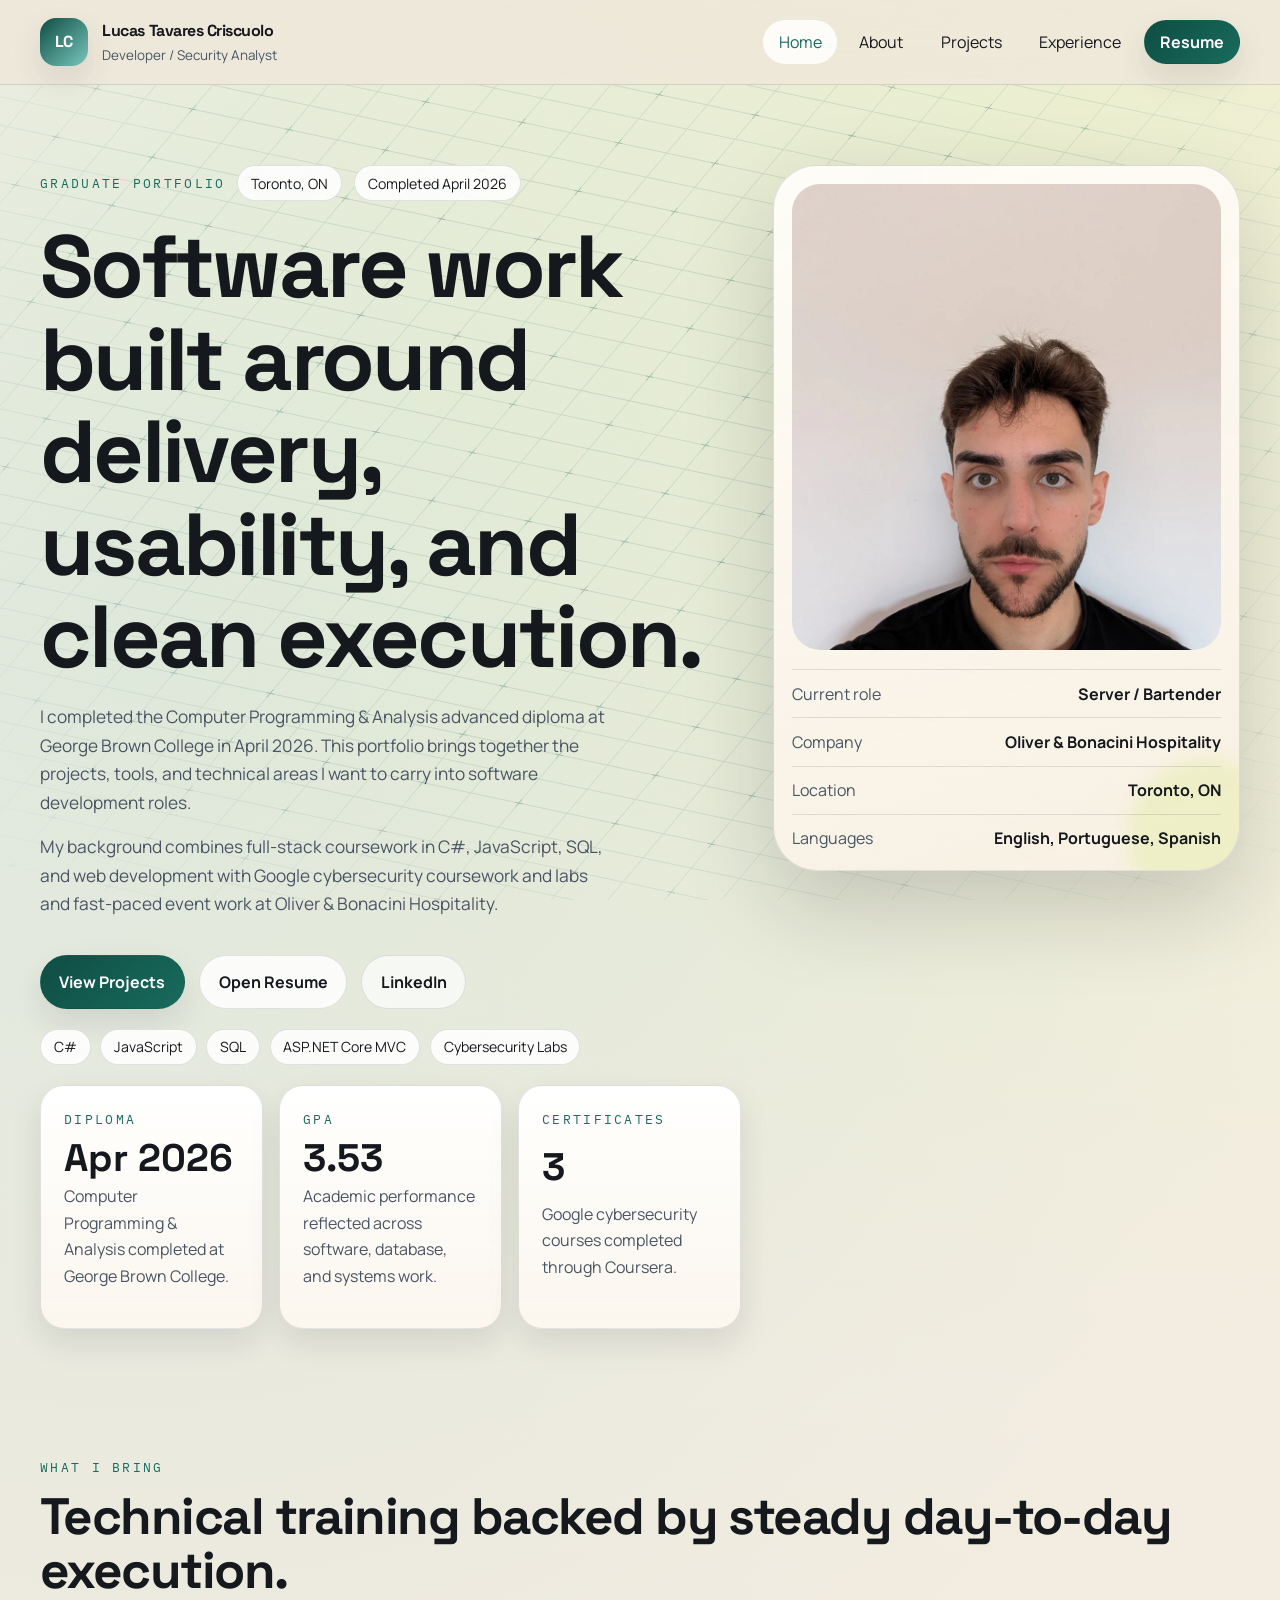
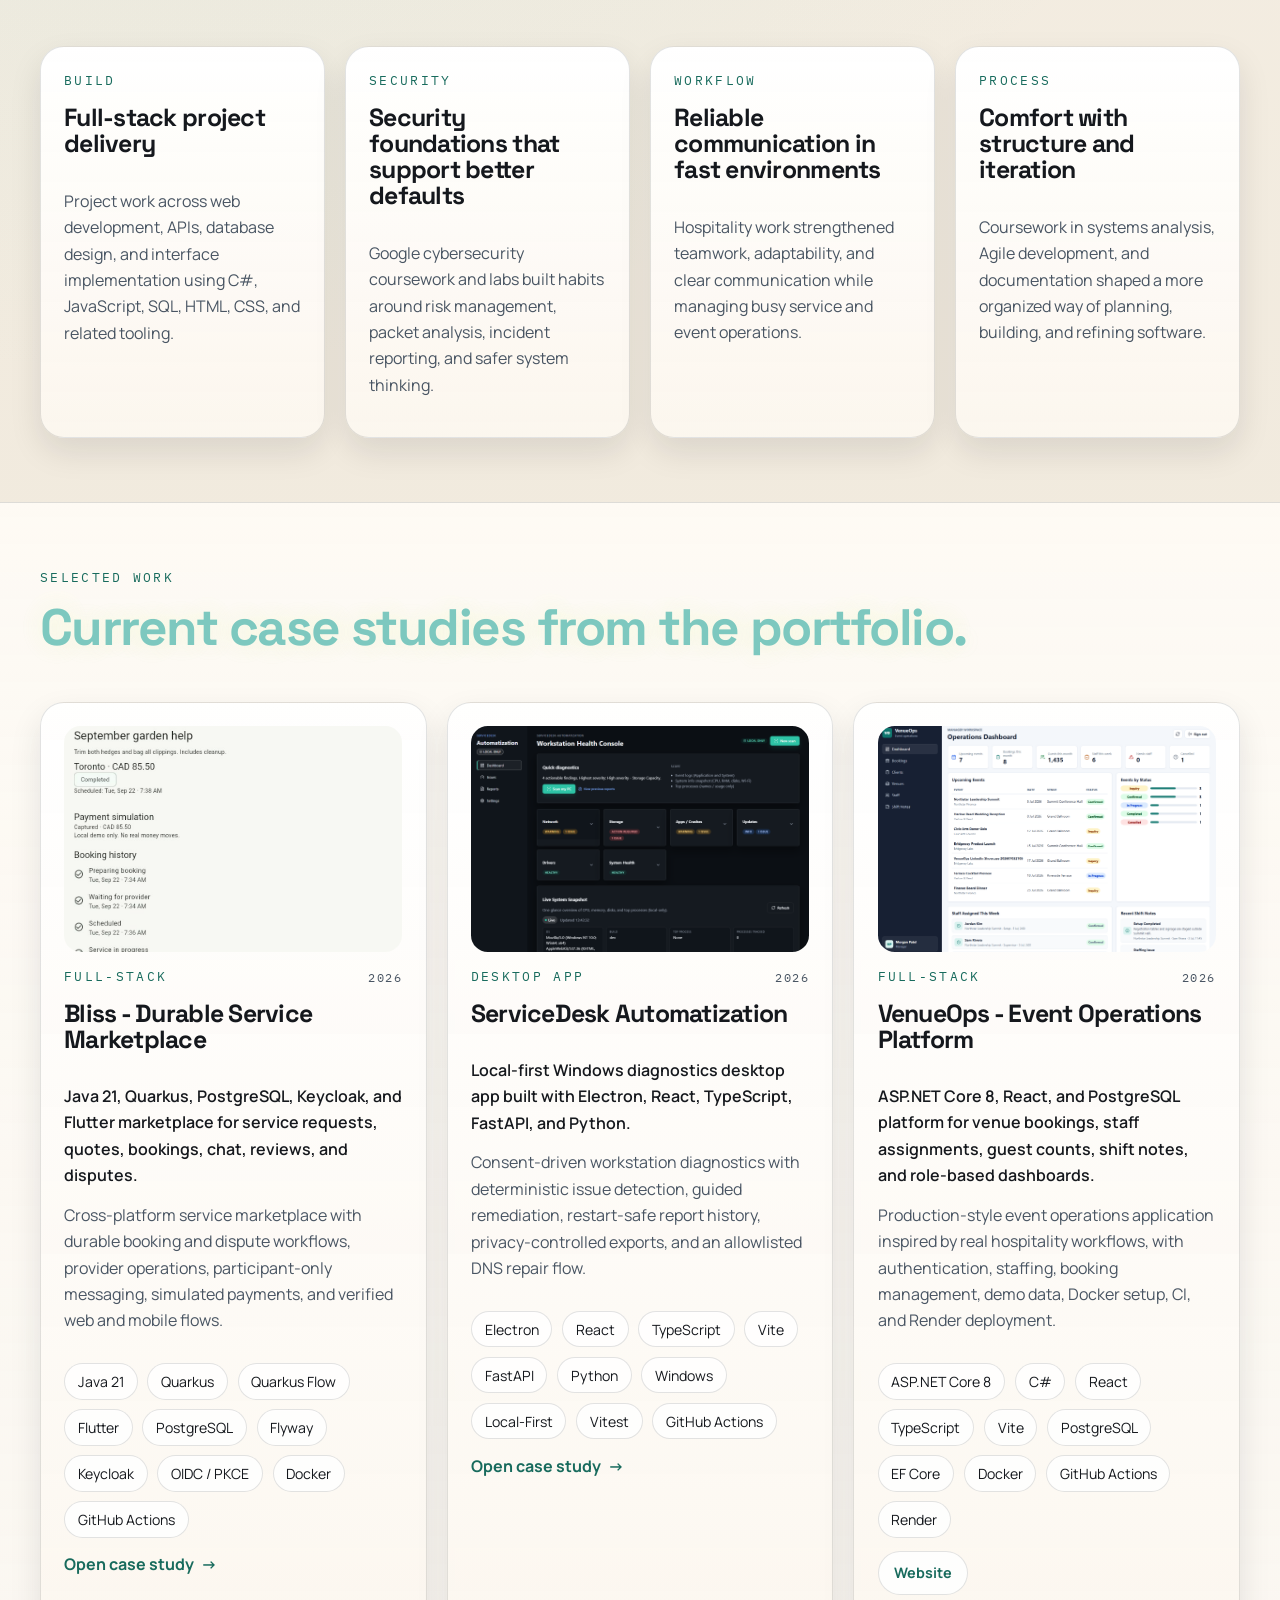
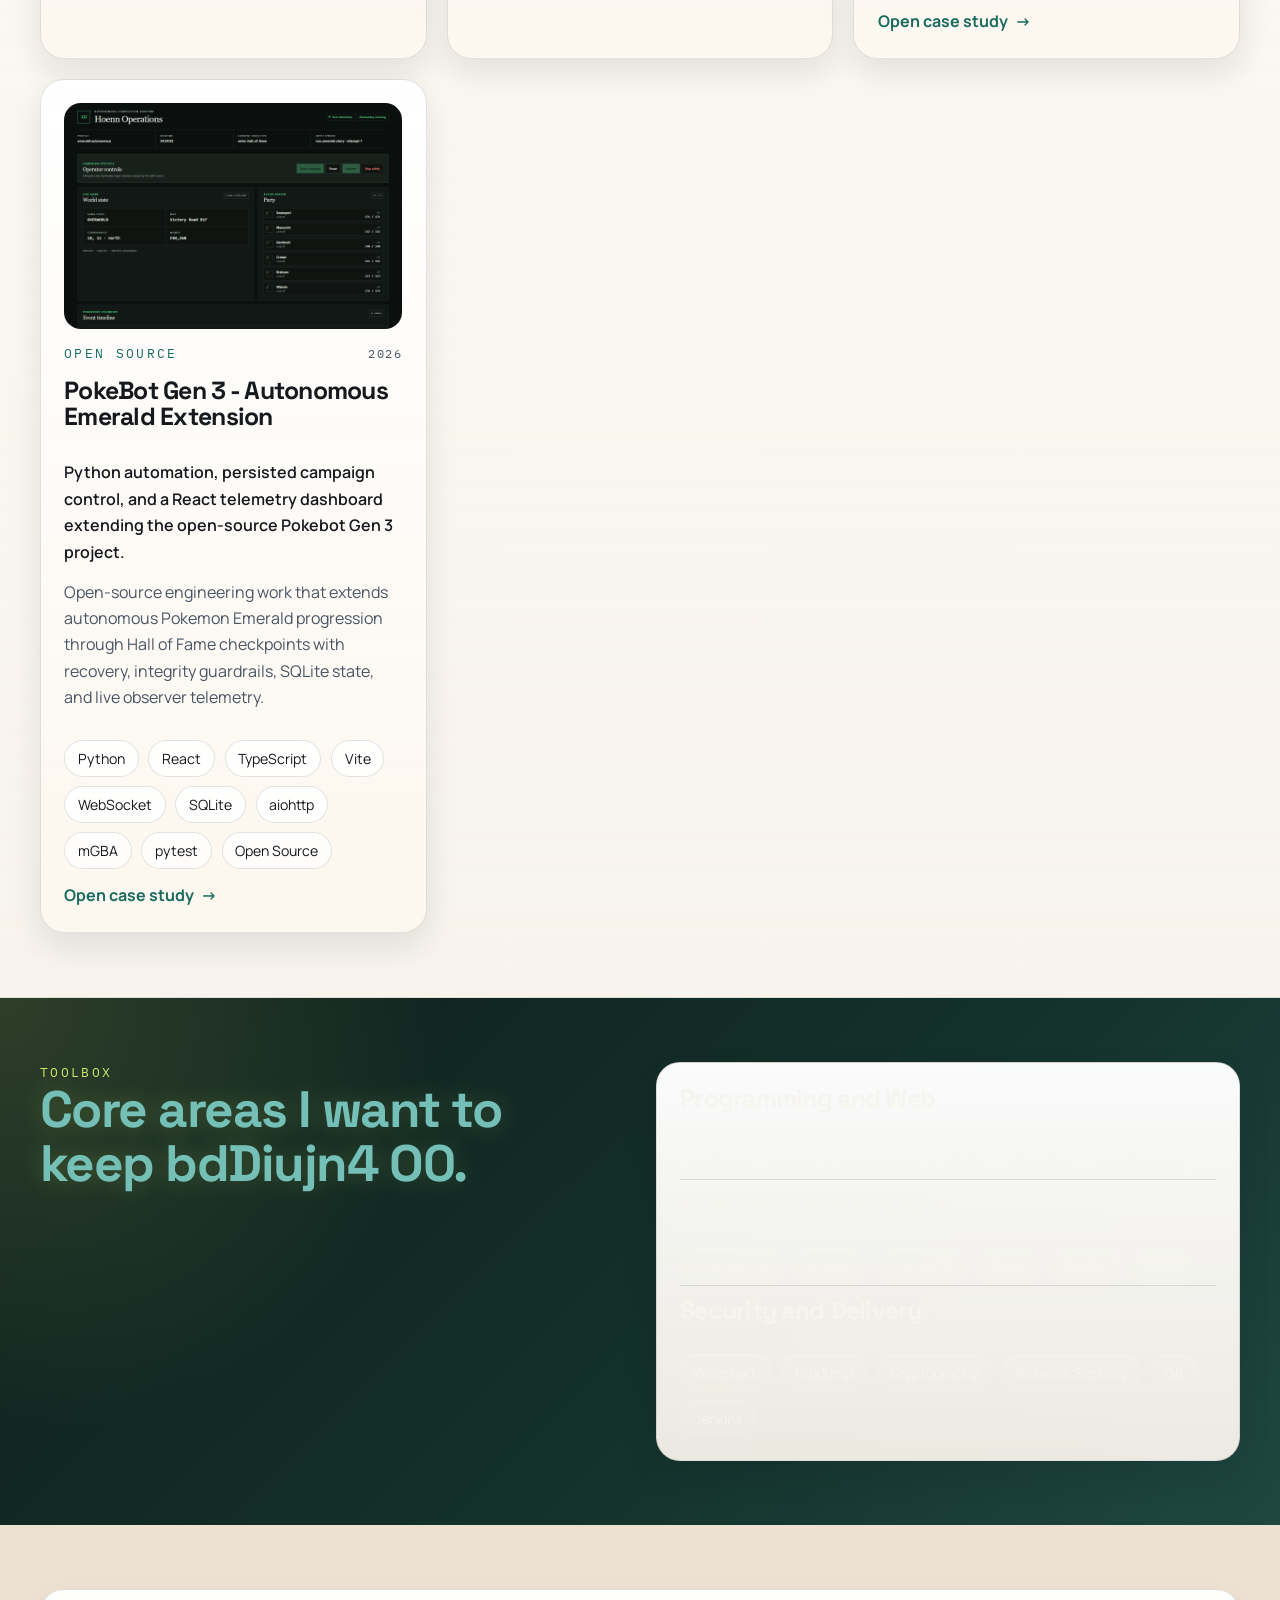
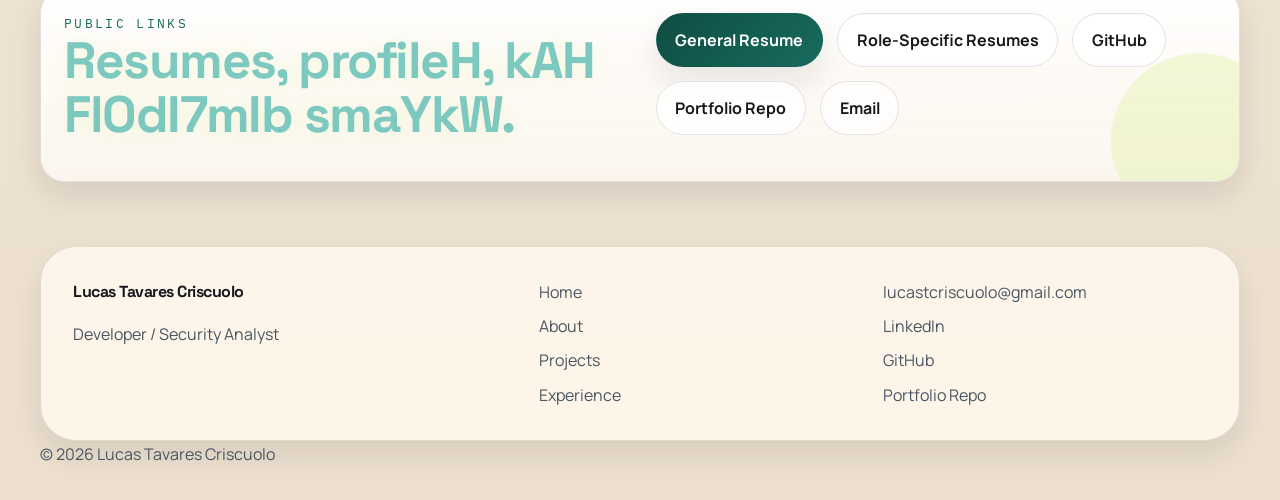
<file: index.html>
<!doctype html>
<html lang="en">
<head>
  <meta charset="UTF-8">
  <title>Lucas Tavares Criscuolo | Developer / Security Analyst</title>
  <meta name="description" content="Graduate portfolio for Lucas Tavares Criscuolo featuring software projects, technical focus areas, and experience.">
  <meta name="viewport" content="width=device-width, initial-scale=1">
  <link rel="canonical" href="https://lucas-tavares-portfolio.onrender.com/">
  <link rel="preconnect" href="https://fonts.googleapis.com">
  <link rel="preconnect" href="https://fonts.gstatic.com" crossorigin>
  <link href="https://fonts.googleapis.com/css2?family=IBM+Plex+Mono:wght@500&family=Manrope:wght@400;500;600;700;800&family=Space+Grotesk:wght@500;700&display=swap" rel="stylesheet">
  <link rel="stylesheet" href="assets/css/base.css">
  <link rel="stylesheet" href="assets/css/layout.css">
  <link rel="stylesheet" href="assets/css/components.css">
  <link rel="stylesheet" href="assets/css/pages.css">
  <meta property="og:title" content="Lucas Tavares Criscuolo | Developer / Security Analyst">
  <meta property="og:description" content="Graduate portfolio with selected case studies, technical focus areas, and experience.">
  <meta property="og:type" content="website">
  <meta property="og:url" content="https://lucas-tavares-portfolio.onrender.com/">
  <meta property="og:image" content="https://lucas-tavares-portfolio.onrender.com/assets/img/projects/stockpilot/03-dashboard.png">
  <meta name="twitter:card" content="summary_large_image">
  <meta name="twitter:title" content="Lucas Tavares Criscuolo | Developer / Security Analyst">
  <meta name="twitter:description" content="Graduate portfolio with selected case studies, technical focus areas, and experience.">
  <meta name="twitter:image" content="https://lucas-tavares-portfolio.onrender.com/assets/img/projects/stockpilot/03-dashboard.png">
  <link rel="manifest" href="manifest.webmanifest">
  <script type="module" src="assets/js/app.js" defer></script>
</head>
<body data-page="home">
  <a class="skip-link" href="#main">Skip to content</a>

  <header class="site-header">
    <div class="container header-shell">
      <div class="brand">
        <a class="logo" href="index.html" aria-label="Home"><span>LC</span></a>
        <div class="brand-text">
          <span class="brand-name">Lucas Tavares Criscuolo</span>
          <span class="brand-role">Developer / Security Analyst</span>
        </div>
      </div>

      <button class="nav-toggle" aria-expanded="false" aria-controls="site-nav">
        <span class="sr-only">Toggle navigation</span>
        <span class="nav-toggle-line"></span>
        <span class="nav-toggle-line"></span>
        <span class="nav-toggle-line"></span>
      </button>

      <nav id="site-nav" class="primary-nav" aria-label="Main navigation">
        <ul>
          <li><a href="index.html" class="active">Home</a></li>
          <li><a href="about/index.html">About</a></li>
          <li><a href="projects/index.html">Projects</a></li>
          <li><a href="experience/index.html">Experience</a></li>
          <li><a class="btn nav-cta primary" href="/assets/docs/resumes/lucas-tavares-criscuolo-general-resume.pdf" target="_blank" rel="noopener noreferrer">Resume</a></li>
        </ul>
      </nav>
    </div>
  </header>

  <main id="main">
    <section class="hero" data-animate="hero">
      <div class="container hero-grid">
        <div class="hero-copy">
          <div class="hero-kicker">
            <p class="eyebrow">Graduate Portfolio</p>
            <span class="badge">Toronto, ON</span>
            <span class="badge">Completed April 2026</span>
          </div>

          <h1 class="hero-title" data-text-scramble data-scramble-duration="1.15">Software work built around delivery, usability, and clean execution.</h1>

          <div class="hero-summary">
            <p class="lead">I completed the Computer Programming &amp; Analysis advanced diploma at George Brown College in April 2026. This portfolio brings together the projects, tools, and technical areas I want to carry into software development roles.</p>
            <p class="lead">My background combines full-stack coursework in C#, JavaScript, SQL, and web development with Google cybersecurity coursework and labs and fast-paced event work at Oliver &amp; Bonacini Hospitality.</p>
          </div>

          <div class="hero-actions">
            <a class="btn primary" href="projects/index.html">View Projects</a>
            <a class="btn outline" href="/assets/docs/resumes/lucas-tavares-criscuolo-general-resume.pdf" target="_blank" rel="noopener noreferrer">Open Resume</a>
            <a class="btn ghost" href="https://www.linkedin.com/in/lucas-tavares-criscuolo-455721237" target="_blank" rel="noopener noreferrer">LinkedIn</a>
          </div>

          <div class="tag-row">
            <span class="tag">C#</span>
            <span class="tag">JavaScript</span>
            <span class="tag">SQL</span>
            <span class="tag">ASP.NET Core MVC</span>
            <span class="tag">Cybersecurity Labs</span>
          </div>

          <div class="hero-metrics">
            <article class="metric-card reveal">
              <p class="eyebrow">Diploma</p>
              <strong class="metric-value">Apr 2026</strong>
              <p class="muted-text">Computer Programming &amp; Analysis completed at George Brown College.</p>
            </article>
            <article class="metric-card reveal">
              <p class="eyebrow">GPA</p>
              <strong class="metric-value">3.53</strong>
              <p class="muted-text">Academic performance reflected across software, database, and systems work.</p>
            </article>
            <article class="metric-card reveal">
              <p class="eyebrow">Certificates</p>
              <strong class="metric-value">3</strong>
              <p class="muted-text">Google cybersecurity courses completed through Coursera.</p>
            </article>
          </div>
        </div>

        <aside class="hero-photo-card reveal">
          <img src="assets/img/photo.webp" alt="Portrait of Lucas Tavares Criscuolo" width="900" height="1200" loading="eager" fetchpriority="high">
          <div class="hero-photo-meta">
            <ul class="hero-fact-list">
              <li><span>Current role</span><strong>Server / Bartender</strong></li>
              <li><span>Company</span><strong>Oliver &amp; Bonacini Hospitality</strong></li>
              <li><span>Location</span><strong>Toronto, ON</strong></li>
              <li><span>Languages</span><strong>English, Portuguese, Spanish</strong></li>
            </ul>
          </div>
        </aside>
      </div>
    </section>

    <section class="section">
      <div class="container">
        <div class="section-heading">
          <p class="eyebrow">What I Bring</p>
          <h2 data-text-scramble>Technical training backed by steady day-to-day execution.</h2>
        </div>

        <div class="cards-grid">
          <article class="card reveal">
            <p class="eyebrow">Build</p>
            <h3>Full-stack project delivery</h3>
            <p class="muted-text">Project work across web development, APIs, database design, and interface implementation using C#, JavaScript, SQL, HTML, CSS, and related tooling.</p>
          </article>
          <article class="card reveal">
            <p class="eyebrow">Security</p>
            <h3>Security foundations that support better defaults</h3>
            <p class="muted-text">Google cybersecurity coursework and labs built habits around risk management, packet analysis, incident reporting, and safer system thinking.</p>
          </article>
          <article class="card reveal">
            <p class="eyebrow">Workflow</p>
            <h3>Reliable communication in fast environments</h3>
            <p class="muted-text">Hospitality work strengthened teamwork, adaptability, and clear communication while managing busy service and event operations.</p>
          </article>
          <article class="card reveal">
            <p class="eyebrow">Process</p>
            <h3>Comfort with structure and iteration</h3>
            <p class="muted-text">Coursework in systems analysis, Agile development, and documentation shaped a more organized way of planning, building, and refining software.</p>
          </article>
        </div>
      </div>
    </section>

    <section class="section alt">
      <div class="container">
        <div class="section-heading">
          <p class="eyebrow">Selected Work</p>
          <h2 data-text-scramble>Current case studies from the portfolio.</h2>
        </div>

        <div id="featured-projects" class="cards-grid project-grid"></div>
      </div>
    </section>

    <section class="section deep">
      <div class="container split-grid">
        <div>
          <p class="eyebrow">Toolbox</p>
          <h2 data-text-scramble>Core areas I want to keep building on.</h2>
        </div>

        <div class="panel reveal">
          <div class="mini-stack">
            <h3>Programming and Web</h3>
            <div class="tag-row">
              <span class="tag">Python</span>
              <span class="tag">Java</span>
              <span class="tag">JavaScript</span>
              <span class="tag">C#</span>
              <span class="tag">ASP.NET</span>
              <span class="tag">HTML / CSS</span>
            </div>
          </div>
          <div class="mini-stack">
            <h3>Data and Infrastructure</h3>
            <div class="tag-row">
              <span class="tag">PostgreSQL</span>
              <span class="tag">MySQL</span>
              <span class="tag">MongoDB</span>
              <span class="tag">Azure</span>
              <span class="tag">Docker</span>
              <span class="tag">Linux</span>
            </div>
          </div>
          <div class="mini-stack">
            <h3>Security and Delivery</h3>
            <div class="tag-row">
              <span class="tag">Wireshark</span>
              <span class="tag">tcpdump</span>
              <span class="tag">Cryptography</span>
              <span class="tag">Network Security</span>
              <span class="tag">Git</span>
              <span class="tag">Jenkins</span>
            </div>
          </div>
        </div>
      </div>
    </section>

    <section class="section">
      <div class="container">
        <div class="panel reveal highlight-panel">
          <div class="split-grid">
            <div>
              <p class="eyebrow">Public Links</p>
              <h2 data-text-scramble>Resumes, profiles, and portfolio source.</h2>
            </div>
            <div class="hero-actions">
              <a class="btn primary" href="/assets/docs/resumes/lucas-tavares-criscuolo-general-resume.pdf" target="_blank" rel="noopener noreferrer">General Resume</a>
              <a class="btn outline" href="about/index.html#resumes">Role-Specific Resumes</a>
              <a class="btn outline" href="https://github.com/Stuaarts" target="_blank" rel="noopener noreferrer">GitHub</a>
              <a class="btn outline" href="https://github.com/Stuaarts/Portfolio" target="_blank" rel="noopener noreferrer">Portfolio Repo</a>
              <a class="btn ghost" href="mailto:lucastcriscuolo@gmail.com">Email</a>
            </div>
          </div>
        </div>
      </div>
    </section>
  </main>

  <footer class="site-footer">
    <div class="container footer-shell">
      <div>
        <p class="brand-name">Lucas Tavares Criscuolo</p>
        <p class="footer-note">Developer / Security Analyst</p>
      </div>
      <div class="footer-links">
        <a href="index.html">Home</a>
        <a href="about/index.html">About</a>
        <a href="projects/index.html">Projects</a>
        <a href="experience/index.html">Experience</a>
      </div>
      <div class="footer-social">
        <a href="mailto:lucastcriscuolo@gmail.com">lucastcriscuolo@gmail.com</a>
        <a href="https://www.linkedin.com/in/lucas-tavares-criscuolo-455721237" target="_blank" rel="noopener noreferrer">LinkedIn</a>
        <a href="https://github.com/Stuaarts" target="_blank" rel="noopener noreferrer">GitHub</a>
        <a href="https://github.com/Stuaarts/Portfolio" target="_blank" rel="noopener noreferrer">Portfolio Repo</a>
      </div>
    </div>
    <div class="container">
      <p class="footer-note">&copy; <span id="year"></span> Lucas Tavares Criscuolo</p>
    </div>
  </footer>

  <script type="application/ld+json">
  {
    "@context": "https://schema.org",
    "@type": "Person",
    "name": "Lucas Tavares Criscuolo",
    "jobTitle": "Developer / Security Analyst",
    "url": "https://lucas-tavares-portfolio.onrender.com/",
    "email": "mailto:lucastcriscuolo@gmail.com",
    "address": {
      "@type": "PostalAddress",
      "addressLocality": "Toronto",
      "addressRegion": "ON",
      "addressCountry": "Canada"
    },
    "sameAs": [
      "https://www.linkedin.com/in/lucas-tavares-criscuolo-455721237",
      "https://github.com/Stuaarts"
    ]
  }
  </script>
</body>
</html>
</file>
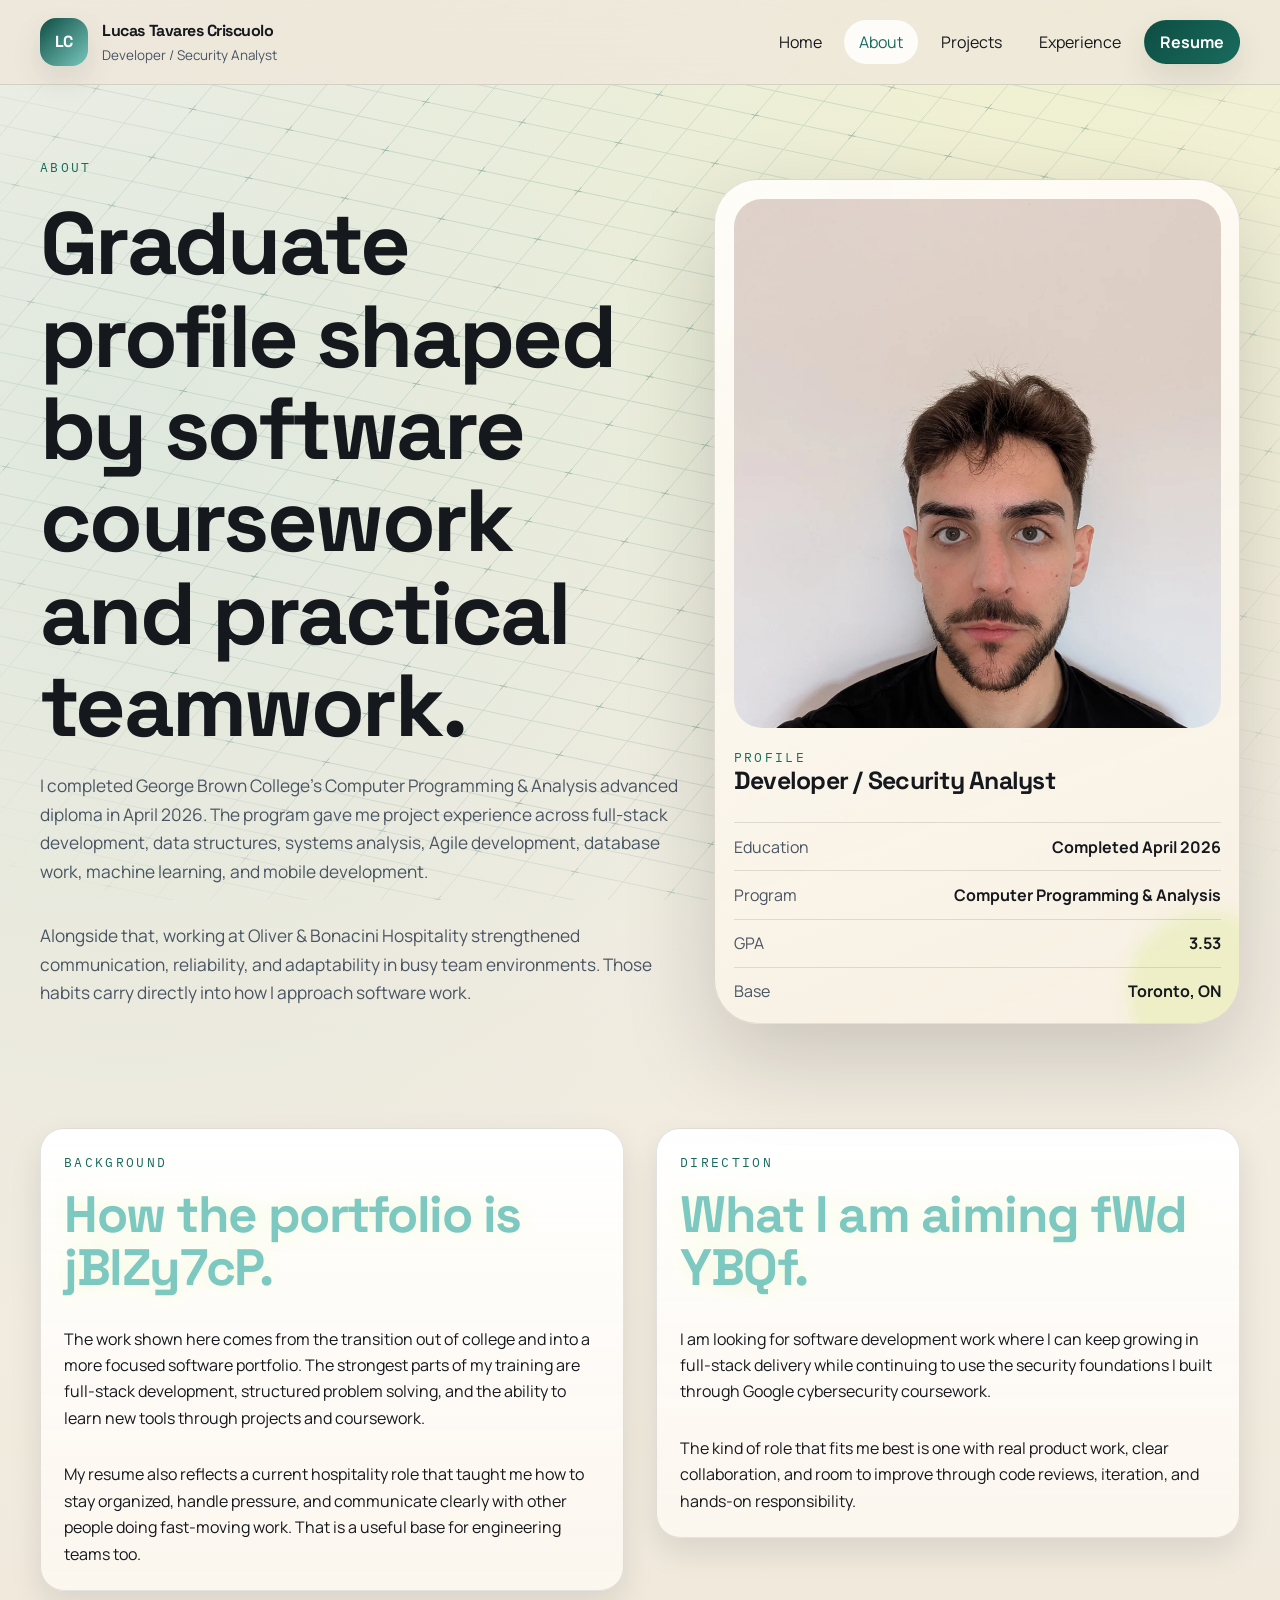
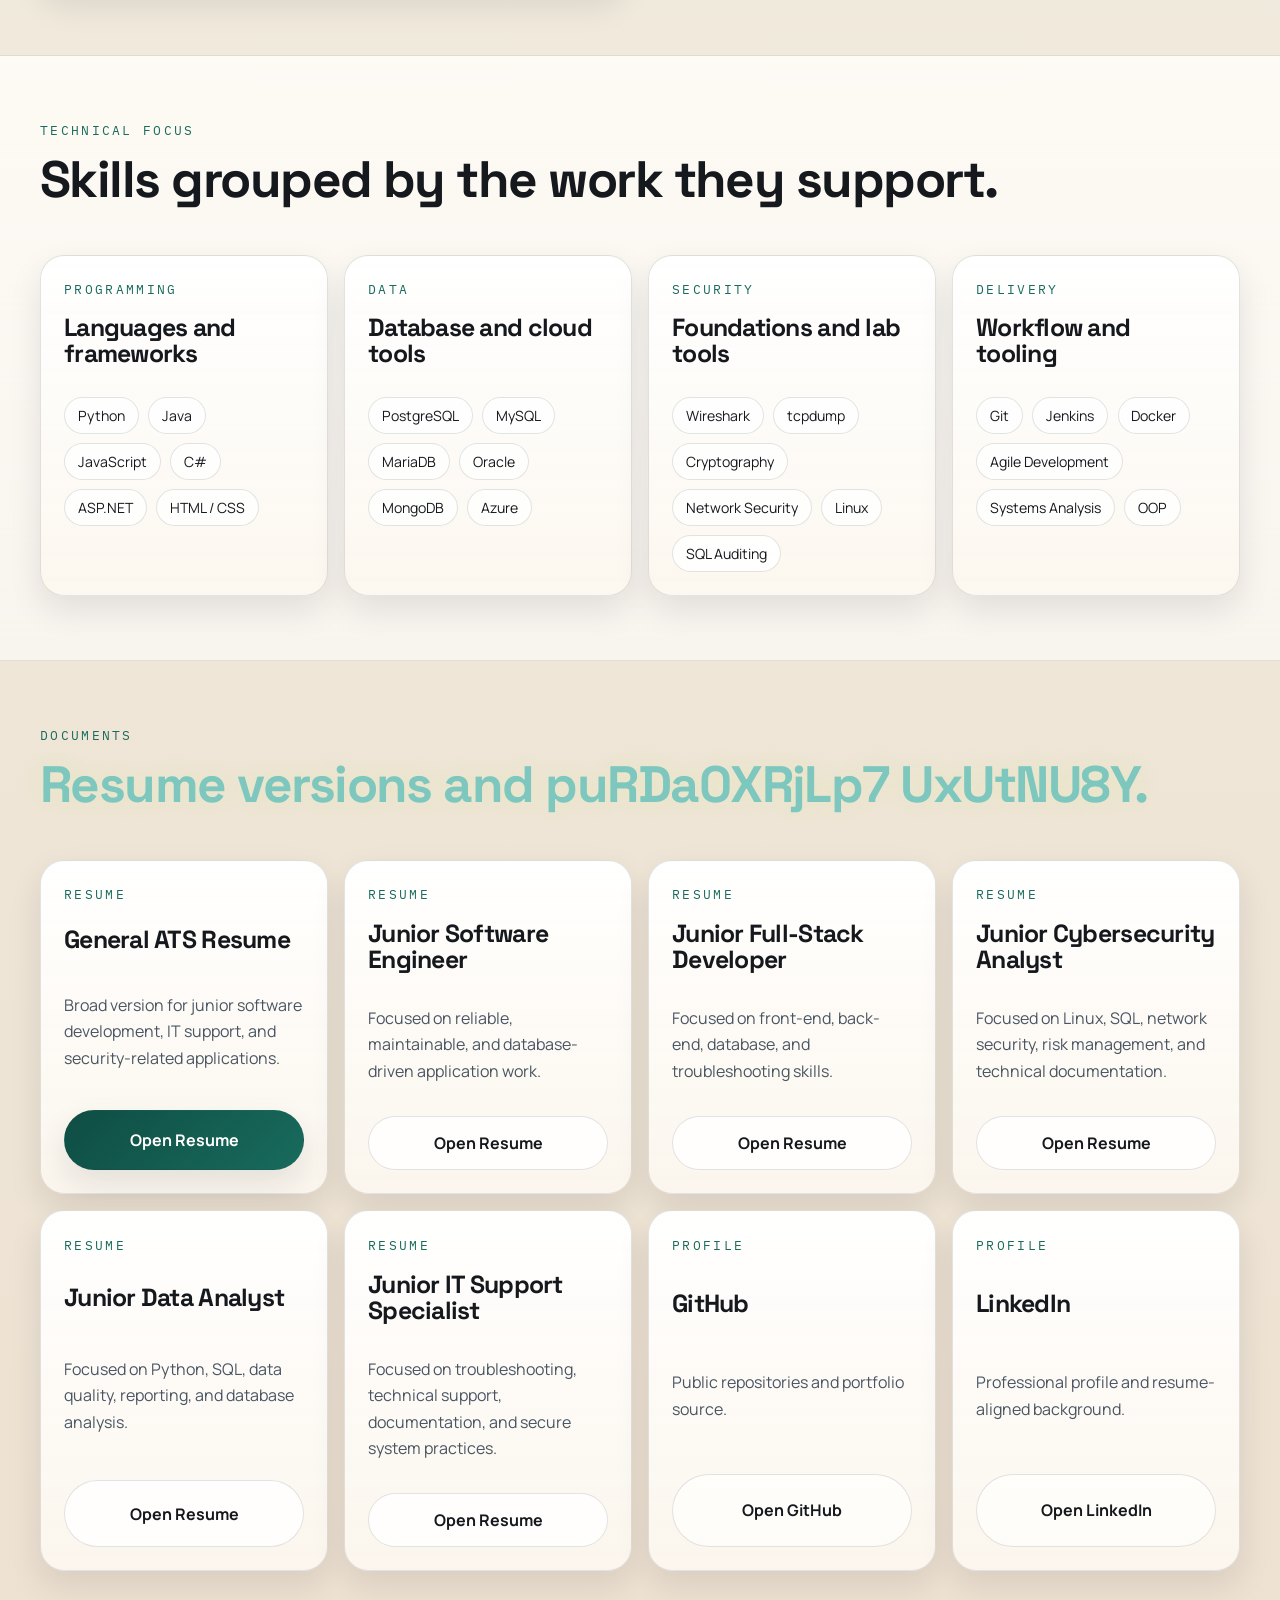
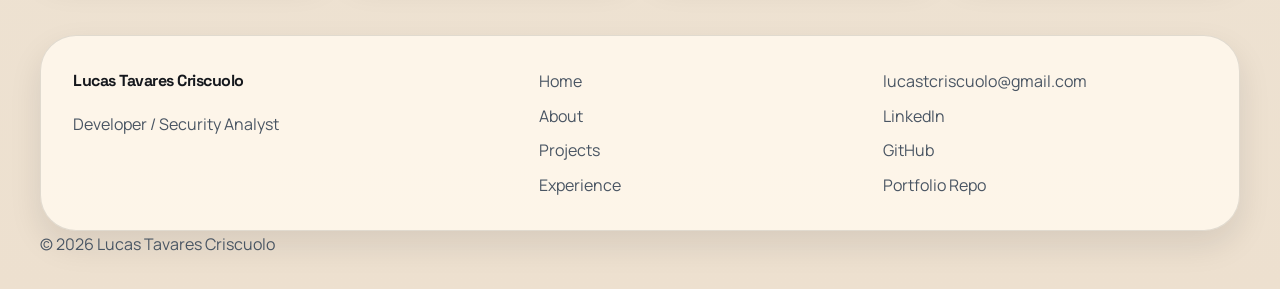
<file: about/index.html>
<!doctype html>
<html lang="en">
<head>
  <meta charset="UTF-8">
  <title>About | Lucas Tavares Criscuolo</title>
  <meta name="description" content="Background, technical focus, and public portfolio documents for Lucas Tavares Criscuolo.">
  <meta name="viewport" content="width=device-width, initial-scale=1">
  <link rel="canonical" href="https://lucas-tavares-portfolio.onrender.com/about/">
  <link rel="preconnect" href="https://fonts.googleapis.com">
  <link rel="preconnect" href="https://fonts.gstatic.com" crossorigin>
  <link href="https://fonts.googleapis.com/css2?family=IBM+Plex+Mono:wght@500&family=Manrope:wght@400;500;600;700;800&family=Space+Grotesk:wght@500;700&display=swap" rel="stylesheet">
  <link rel="stylesheet" href="../assets/css/base.css">
  <link rel="stylesheet" href="../assets/css/layout.css">
  <link rel="stylesheet" href="../assets/css/components.css">
  <link rel="stylesheet" href="../assets/css/pages.css">
  <meta property="og:title" content="About | Lucas Tavares Criscuolo">
  <meta property="og:description" content="Graduate software portfolio background, public documents, and technical focus areas.">
  <meta property="og:type" content="website">
  <meta property="og:url" content="https://lucas-tavares-portfolio.onrender.com/about/">
  <meta property="og:image" content="https://lucas-tavares-portfolio.onrender.com/assets/img/photo.webp">
  <script type="module" src="../assets/js/app.js" defer></script>
</head>
<body data-page="about">
  <a class="skip-link" href="#main">Skip to content</a>

  <header class="site-header">
    <div class="container header-shell">
      <div class="brand">
        <a class="logo" href="../index.html" aria-label="Home"><span>LC</span></a>
        <div class="brand-text">
          <span class="brand-name">Lucas Tavares Criscuolo</span>
          <span class="brand-role">Developer / Security Analyst</span>
        </div>
      </div>

      <button class="nav-toggle" aria-expanded="false" aria-controls="site-nav">
        <span class="sr-only">Toggle navigation</span>
        <span class="nav-toggle-line"></span>
        <span class="nav-toggle-line"></span>
        <span class="nav-toggle-line"></span>
      </button>

      <nav id="site-nav" class="primary-nav" aria-label="Main navigation">
        <ul>
          <li><a href="../index.html">Home</a></li>
          <li><a href="../about/index.html" class="active">About</a></li>
          <li><a href="../projects/index.html">Projects</a></li>
          <li><a href="../experience/index.html">Experience</a></li>
          <li><a class="btn nav-cta primary" href="/assets/docs/resumes/lucas-tavares-criscuolo-general-resume.pdf" target="_blank" rel="noopener noreferrer">Resume</a></li>
        </ul>
      </nav>
    </div>
  </header>

  <main id="main">
    <section class="page-hero" data-animate="hero">
      <div class="container page-hero-grid">
        <div class="hero-copy">
          <p class="eyebrow">About</p>
          <h1 class="hero-title" data-text-scramble data-scramble-duration="1.1">Graduate profile shaped by software coursework and practical teamwork.</h1>
          <p class="lead">I completed George Brown College&rsquo;s Computer Programming &amp; Analysis advanced diploma in April 2026. The program gave me project experience across full-stack development, data structures, systems analysis, Agile development, database work, machine learning, and mobile development.</p>
          <p class="lead">Alongside that, working at Oliver &amp; Bonacini Hospitality strengthened communication, reliability, and adaptability in busy team environments. Those habits carry directly into how I approach software work.</p>
        </div>

        <aside class="hero-photo-card reveal">
          <img src="../assets/img/photo.webp" alt="Portrait of Lucas Tavares Criscuolo" width="900" height="1200" loading="eager">
          <div class="hero-photo-meta">
            <div>
              <p class="eyebrow">Profile</p>
              <h3>Developer / Security Analyst</h3>
            </div>
            <ul class="hero-fact-list">
              <li><span>Education</span><strong>Completed April 2026</strong></li>
              <li><span>Program</span><strong>Computer Programming &amp; Analysis</strong></li>
              <li><span>GPA</span><strong>3.53</strong></li>
              <li><span>Base</span><strong>Toronto, ON</strong></li>
            </ul>
          </div>
        </aside>
      </div>
    </section>

    <section class="section">
      <div class="container split-grid">
        <article class="card reveal story-card">
          <p class="eyebrow">Background</p>
          <h2 data-text-scramble>How the portfolio is grounded.</h2>
          <p>The work shown here comes from the transition out of college and into a more focused software portfolio. The strongest parts of my training are full-stack development, structured problem solving, and the ability to learn new tools through projects and coursework.</p>
          <p>My resume also reflects a current hospitality role that taught me how to stay organized, handle pressure, and communicate clearly with other people doing fast-moving work. That is a useful base for engineering teams too.</p>
        </article>

        <article class="card reveal story-card">
          <p class="eyebrow">Direction</p>
          <h2 data-text-scramble>What I am aiming for next.</h2>
          <p>I am looking for software development work where I can keep growing in full-stack delivery while continuing to use the security foundations I built through Google cybersecurity coursework.</p>
          <p>The kind of role that fits me best is one with real product work, clear collaboration, and room to improve through code reviews, iteration, and hands-on responsibility.</p>
        </article>
      </div>
    </section>

    <section class="section alt">
      <div class="container">
        <div class="section-heading">
          <p class="eyebrow">Technical Focus</p>
          <h2 data-text-scramble>Skills grouped by the work they support.</h2>
        </div>

        <div class="pillars-grid">
          <article class="card reveal">
            <p class="eyebrow">Programming</p>
            <h3>Languages and frameworks</h3>
            <div class="tag-row">
              <span class="tag">Python</span>
              <span class="tag">Java</span>
              <span class="tag">JavaScript</span>
              <span class="tag">C#</span>
              <span class="tag">ASP.NET</span>
              <span class="tag">HTML / CSS</span>
            </div>
          </article>
          <article class="card reveal">
            <p class="eyebrow">Data</p>
            <h3>Database and cloud tools</h3>
            <div class="tag-row">
              <span class="tag">PostgreSQL</span>
              <span class="tag">MySQL</span>
              <span class="tag">MariaDB</span>
              <span class="tag">Oracle</span>
              <span class="tag">MongoDB</span>
              <span class="tag">Azure</span>
            </div>
          </article>
          <article class="card reveal">
            <p class="eyebrow">Security</p>
            <h3>Foundations and lab tools</h3>
            <div class="tag-row">
              <span class="tag">Wireshark</span>
              <span class="tag">tcpdump</span>
              <span class="tag">Cryptography</span>
              <span class="tag">Network Security</span>
              <span class="tag">Linux</span>
              <span class="tag">SQL Auditing</span>
            </div>
          </article>
          <article class="card reveal">
            <p class="eyebrow">Delivery</p>
            <h3>Workflow and tooling</h3>
            <div class="tag-row">
              <span class="tag">Git</span>
              <span class="tag">Jenkins</span>
              <span class="tag">Docker</span>
              <span class="tag">Agile Development</span>
              <span class="tag">Systems Analysis</span>
              <span class="tag">OOP</span>
            </div>
          </article>
        </div>
      </div>
    </section>

    <section class="section" id="resumes">
      <div class="container">
        <div class="section-heading">
          <p class="eyebrow">Documents</p>
          <h2 data-text-scramble>Resume versions and professional profiles.</h2>
        </div>

        <div class="documents-grid">
          <article class="card resource-card reveal">
            <p class="eyebrow">Resume</p>
            <h3>General ATS Resume</h3>
            <p class="muted-text">Broad version for junior software development, IT support, and security-related applications.</p>
            <a class="btn primary" href="/assets/docs/resumes/lucas-tavares-criscuolo-general-resume.pdf" target="_blank" rel="noopener noreferrer">Open Resume</a>
          </article>
          <article class="card resource-card reveal">
            <p class="eyebrow">Resume</p>
            <h3>Junior Software Engineer</h3>
            <p class="muted-text">Focused on reliable, maintainable, and database-driven application work.</p>
            <a class="btn outline" href="/assets/docs/resumes/lucas-tavares-criscuolo-software-engineer-resume.pdf" target="_blank" rel="noopener noreferrer">Open Resume</a>
          </article>
          <article class="card resource-card reveal">
            <p class="eyebrow">Resume</p>
            <h3>Junior Full-Stack Developer</h3>
            <p class="muted-text">Focused on front-end, back-end, database, and troubleshooting skills.</p>
            <a class="btn outline" href="/assets/docs/resumes/lucas-tavares-criscuolo-full-stack-developer-resume.pdf" target="_blank" rel="noopener noreferrer">Open Resume</a>
          </article>
          <article class="card resource-card reveal">
            <p class="eyebrow">Resume</p>
            <h3>Junior Cybersecurity Analyst</h3>
            <p class="muted-text">Focused on Linux, SQL, network security, risk management, and technical documentation.</p>
            <a class="btn outline" href="/assets/docs/resumes/lucas-tavares-criscuolo-cybersecurity-analyst-resume.pdf" target="_blank" rel="noopener noreferrer">Open Resume</a>
          </article>
          <article class="card resource-card reveal">
            <p class="eyebrow">Resume</p>
            <h3>Junior Data Analyst</h3>
            <p class="muted-text">Focused on Python, SQL, data quality, reporting, and database analysis.</p>
            <a class="btn outline" href="/assets/docs/resumes/lucas-tavares-criscuolo-data-analyst-resume.pdf" target="_blank" rel="noopener noreferrer">Open Resume</a>
          </article>
          <article class="card resource-card reveal">
            <p class="eyebrow">Resume</p>
            <h3>Junior IT Support Specialist</h3>
            <p class="muted-text">Focused on troubleshooting, technical support, documentation, and secure system practices.</p>
            <a class="btn outline" href="/assets/docs/resumes/lucas-tavares-criscuolo-it-support-resume.pdf" target="_blank" rel="noopener noreferrer">Open Resume</a>
          </article>
          <article class="card resource-card reveal">
            <p class="eyebrow">Profile</p>
            <h3>GitHub</h3>
            <p class="muted-text">Public repositories and portfolio source.</p>
            <a class="btn ghost" href="https://github.com/Stuaarts" target="_blank" rel="noopener noreferrer">Open GitHub</a>
          </article>
          <article class="card resource-card reveal">
            <p class="eyebrow">Profile</p>
            <h3>LinkedIn</h3>
            <p class="muted-text">Professional profile and resume-aligned background.</p>
            <a class="btn ghost" href="https://www.linkedin.com/in/lucas-tavares-criscuolo-455721237" target="_blank" rel="noopener noreferrer">Open LinkedIn</a>
          </article>
        </div>
      </div>
    </section>
  </main>

  <footer class="site-footer">
    <div class="container footer-shell">
      <div>
        <p class="brand-name">Lucas Tavares Criscuolo</p>
        <p class="footer-note">Developer / Security Analyst</p>
      </div>
      <div class="footer-links">
        <a href="../index.html">Home</a>
        <a href="../about/index.html">About</a>
        <a href="../projects/index.html">Projects</a>
        <a href="../experience/index.html">Experience</a>
      </div>
      <div class="footer-social">
        <a href="mailto:lucastcriscuolo@gmail.com">lucastcriscuolo@gmail.com</a>
        <a href="https://www.linkedin.com/in/lucas-tavares-criscuolo-455721237" target="_blank" rel="noopener noreferrer">LinkedIn</a>
        <a href="https://github.com/Stuaarts" target="_blank" rel="noopener noreferrer">GitHub</a>
        <a href="https://github.com/Stuaarts/Portfolio" target="_blank" rel="noopener noreferrer">Portfolio Repo</a>
      </div>
    </div>
    <div class="container">
      <p class="footer-note">&copy; <span id="year"></span> Lucas Tavares Criscuolo</p>
    </div>
  </footer>
</body>
</html>
</file>
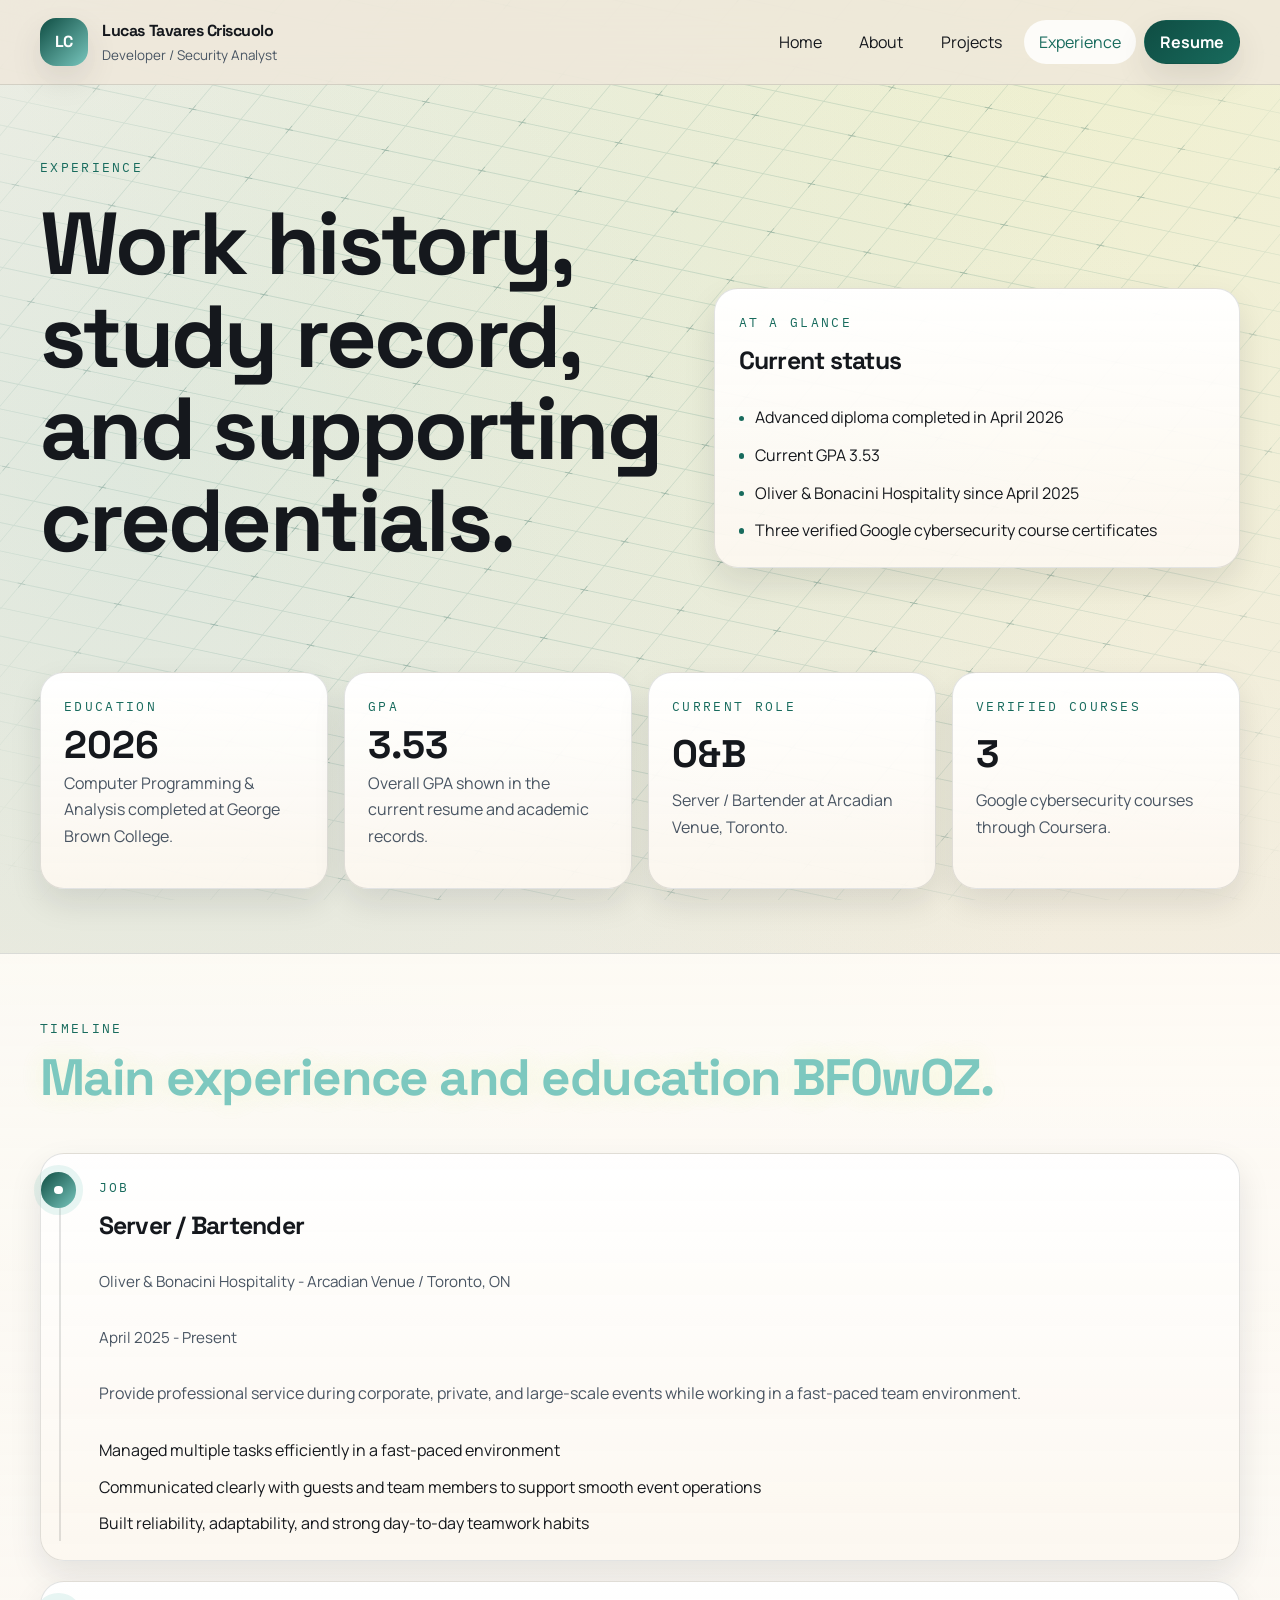
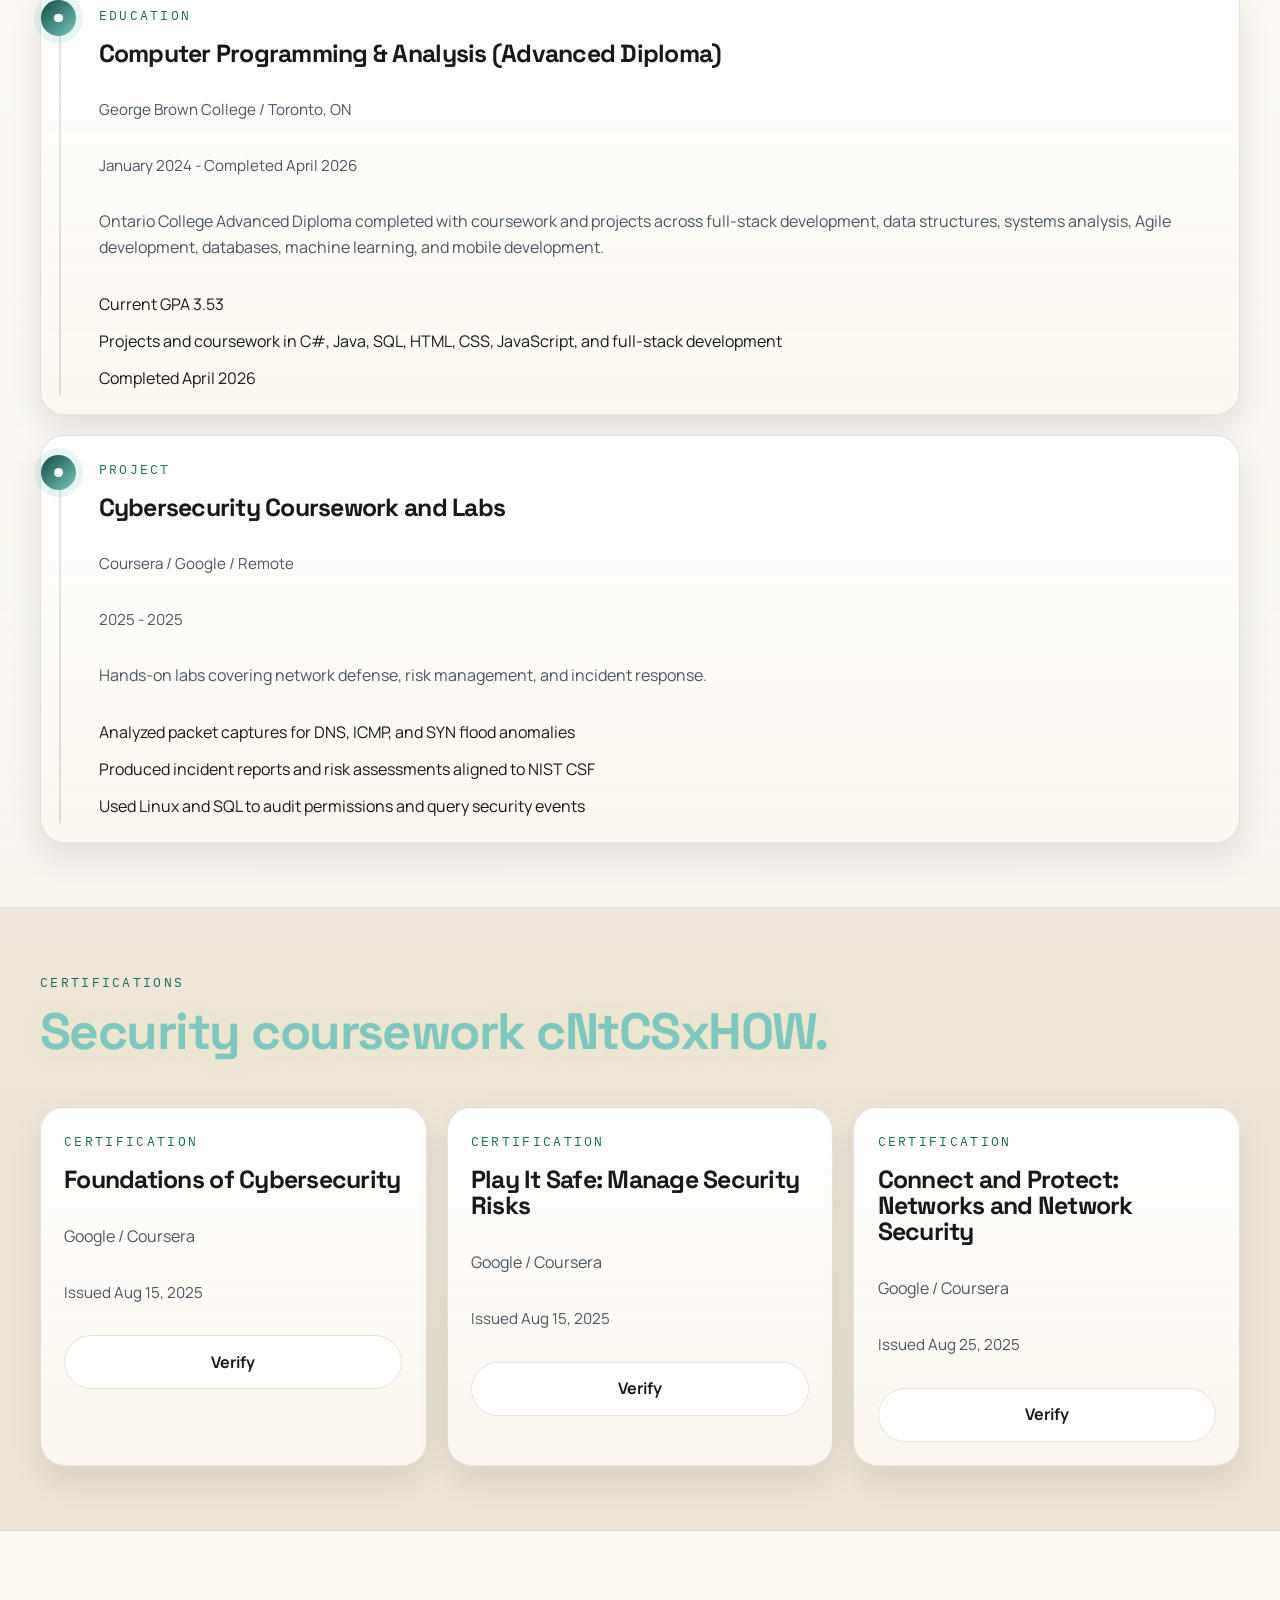
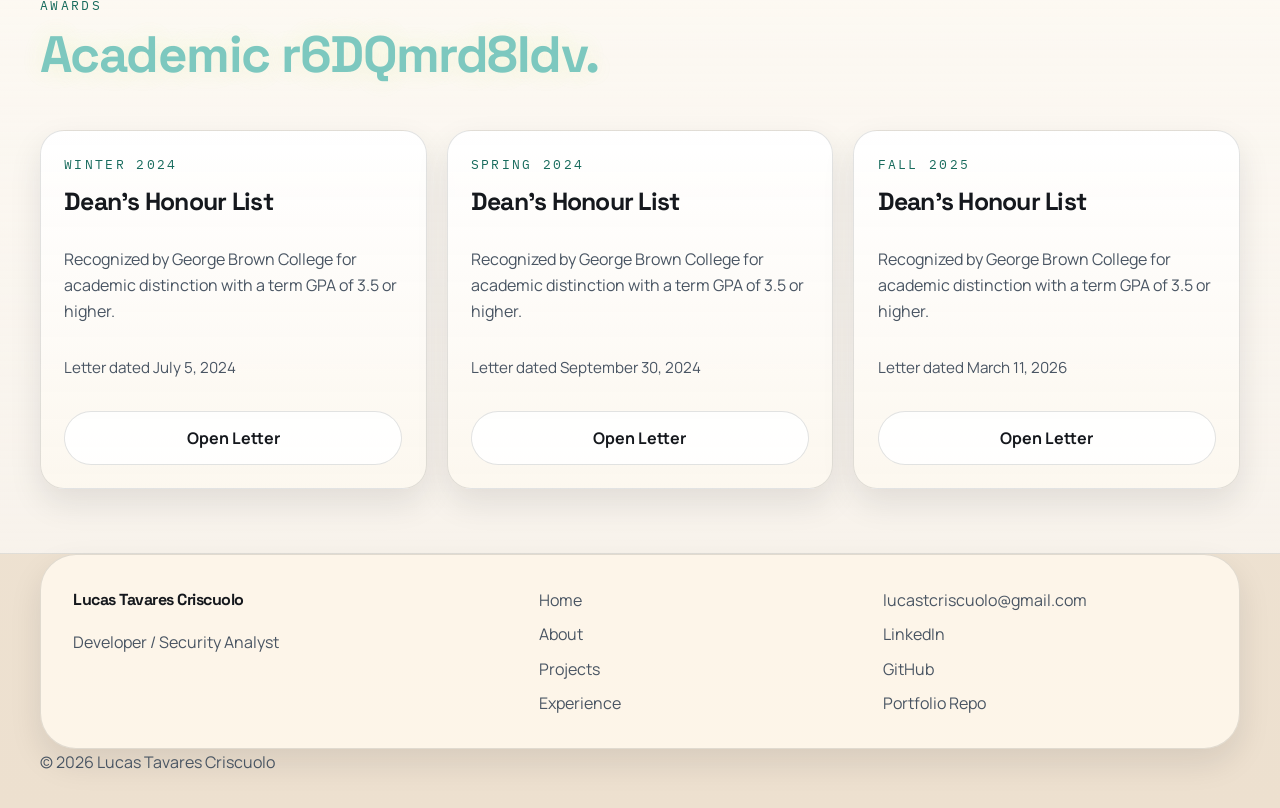
<file: experience/index.html>
<!doctype html>
<html lang="en">
<head>
  <meta charset="UTF-8">
  <title>Experience | Lucas Tavares Criscuolo</title>
  <meta name="description" content="Experience timeline, certifications, and awards for Lucas Tavares Criscuolo.">
  <meta name="viewport" content="width=device-width, initial-scale=1">
  <link rel="canonical" href="https://lucas-tavares-portfolio.onrender.com/experience/">
  <link rel="preconnect" href="https://fonts.googleapis.com">
  <link rel="preconnect" href="https://fonts.gstatic.com" crossorigin>
  <link href="https://fonts.googleapis.com/css2?family=IBM+Plex+Mono:wght@500&family=Manrope:wght@400;500;600;700;800&family=Space+Grotesk:wght@500;700&display=swap" rel="stylesheet">
  <link rel="stylesheet" href="../assets/css/base.css">
  <link rel="stylesheet" href="../assets/css/layout.css">
  <link rel="stylesheet" href="../assets/css/components.css">
  <link rel="stylesheet" href="../assets/css/pages.css">
  <meta property="og:title" content="Experience | Lucas Tavares Criscuolo">
  <meta property="og:description" content="Professional timeline, study record, certifications, and academic awards.">
  <meta property="og:type" content="website">
  <meta property="og:url" content="https://lucas-tavares-portfolio.onrender.com/experience/">
  <meta property="og:image" content="https://lucas-tavares-portfolio.onrender.com/assets/img/photo.webp">
  <script type="module" src="../assets/js/app.js" defer></script>
</head>
<body data-page="experience">
  <a class="skip-link" href="#main">Skip to content</a>

  <header class="site-header">
    <div class="container header-shell">
      <div class="brand">
        <a class="logo" href="../index.html" aria-label="Home"><span>LC</span></a>
        <div class="brand-text">
          <span class="brand-name">Lucas Tavares Criscuolo</span>
          <span class="brand-role">Developer / Security Analyst</span>
        </div>
      </div>

      <button class="nav-toggle" aria-expanded="false" aria-controls="site-nav">
        <span class="sr-only">Toggle navigation</span>
        <span class="nav-toggle-line"></span>
        <span class="nav-toggle-line"></span>
        <span class="nav-toggle-line"></span>
      </button>

      <nav id="site-nav" class="primary-nav" aria-label="Main navigation">
        <ul>
          <li><a href="../index.html">Home</a></li>
          <li><a href="../about/index.html">About</a></li>
          <li><a href="../projects/index.html">Projects</a></li>
          <li><a href="../experience/index.html" class="active">Experience</a></li>
          <li><a class="btn nav-cta primary" href="/assets/docs/resumes/lucas-tavares-criscuolo-general-resume.pdf" target="_blank" rel="noopener noreferrer">Resume</a></li>
        </ul>
      </nav>
    </div>
  </header>

  <main id="main">
    <section class="page-hero" data-animate="hero">
      <div class="container page-hero-grid">
        <div class="hero-copy">
          <p class="eyebrow">Experience</p>
          <h1 class="hero-title" data-text-scramble data-scramble-duration="1.1">Work history, study record, and supporting credentials.</h1>
        </div>

        <aside class="card reveal">
          <p class="eyebrow">At A Glance</p>
          <h3>Current status</h3>
          <ul class="list-plain">
            <li>Advanced diploma completed in April 2026</li>
            <li>Current GPA 3.53</li>
            <li>Oliver &amp; Bonacini Hospitality since April 2025</li>
            <li>Three verified Google cybersecurity course certificates</li>
          </ul>
        </aside>
      </div>
    </section>

    <section class="section">
      <div class="container">
        <div class="experience-summary">
          <article class="metric-card reveal">
            <p class="eyebrow">Education</p>
            <strong class="metric-value">2026</strong>
            <p class="muted-text">Computer Programming &amp; Analysis completed at George Brown College.</p>
          </article>
          <article class="metric-card reveal">
            <p class="eyebrow">GPA</p>
            <strong class="metric-value">3.53</strong>
            <p class="muted-text">Overall GPA shown in the current resume and academic records.</p>
          </article>
          <article class="metric-card reveal">
            <p class="eyebrow">Current Role</p>
            <strong class="metric-value">O&amp;B</strong>
            <p class="muted-text">Server / Bartender at Arcadian Venue, Toronto.</p>
          </article>
          <article class="metric-card reveal">
            <p class="eyebrow">Verified Courses</p>
            <strong class="metric-value">3</strong>
            <p class="muted-text">Google cybersecurity courses through Coursera.</p>
          </article>
        </div>
      </div>
    </section>

    <section class="section alt">
      <div class="container">
        <div class="section-heading">
          <p class="eyebrow">Timeline</p>
          <h2 data-text-scramble>Main experience and education record.</h2>
        </div>
        <div id="experience-timeline" class="timeline"></div>
      </div>
    </section>

    <section class="section">
      <div class="container">
        <div class="section-heading">
          <p class="eyebrow">Certifications</p>
          <h2 data-text-scramble>Security coursework completed.</h2>
        </div>
        <div id="certifications-list" class="cards-grid"></div>
      </div>
    </section>

    <section class="section alt">
      <div class="container">
        <div class="section-heading">
          <p class="eyebrow">Awards</p>
          <h2 data-text-scramble>Academic recognition.</h2>
        </div>
        <div id="awards-list" class="cards-grid"></div>
      </div>
    </section>
  </main>

  <footer class="site-footer">
    <div class="container footer-shell">
      <div>
        <p class="brand-name">Lucas Tavares Criscuolo</p>
        <p class="footer-note">Developer / Security Analyst</p>
      </div>
      <div class="footer-links">
        <a href="../index.html">Home</a>
        <a href="../about/index.html">About</a>
        <a href="../projects/index.html">Projects</a>
        <a href="../experience/index.html">Experience</a>
      </div>
      <div class="footer-social">
        <a href="mailto:lucastcriscuolo@gmail.com">lucastcriscuolo@gmail.com</a>
        <a href="https://www.linkedin.com/in/lucas-tavares-criscuolo-455721237" target="_blank" rel="noopener noreferrer">LinkedIn</a>
        <a href="https://github.com/Stuaarts" target="_blank" rel="noopener noreferrer">GitHub</a>
        <a href="https://github.com/Stuaarts/Portfolio" target="_blank" rel="noopener noreferrer">Portfolio Repo</a>
      </div>
    </div>
    <div class="container">
      <p class="footer-note">&copy; <span id="year"></span> Lucas Tavares Criscuolo</p>
    </div>
  </footer>
</body>
</html>
</file>
<file: assets/css/base.css>
:root {
  color-scheme: light;
  --color-bg: #efe8db;
  --color-bg-soft: #e2d5c2;
  --color-surface: rgba(255, 252, 247, 0.96);
  --color-surface-strong: #fffdf8;
  --color-surface-soft: rgba(255, 247, 236, 0.88);
  --color-ink: #15181d;
  --color-ink-soft: #495563;
  --color-line: rgba(21, 24, 29, 0.12);
  --color-line-strong: rgba(21, 24, 29, 0.2);
  --color-brand: #186b5d;
  --color-brand-strong: #0f4d43;
  --color-accent: #cce96d;
  --color-accent-soft: rgba(204, 233, 109, 0.24);
  --color-highlight: #78c6bd;
  --color-highlight-ring: rgba(120, 198, 189, 0.18);
  --color-header-bg: rgba(239, 232, 219, 0.84);
  --color-nav-bg: rgba(255, 255, 255, 0.82);
  --color-button-surface: rgba(255, 255, 255, 0.86);
  --color-button-soft: rgba(255, 255, 255, 0.68);
  --color-input-bg: rgba(255, 255, 255, 0.92);
  --color-media-bg: #dce7e2;
  --color-overlay: rgba(13, 23, 21, 0.74);
  --boxes-line: rgba(24, 107, 93, 0.2);
  --boxes-cross: rgba(15, 77, 67, 0.32);
  --surface-gradient: linear-gradient(180deg, rgba(255, 255, 255, 0.98), rgba(252, 247, 239, 0.93));
  --surface-gradient-strong: linear-gradient(160deg, rgba(255, 253, 248, 0.98), rgba(247, 239, 226, 0.96));
  --section-alt-bg: linear-gradient(180deg, rgba(255, 252, 247, 0.88), rgba(255, 255, 255, 0.58));
  --section-deep-bg:
    radial-gradient(circle at 0% 0%, rgba(204, 233, 109, 0.16), transparent 32%),
    linear-gradient(135deg, #0f1e1b, #14312b 58%, #1e4740 100%);
  --body-background:
    radial-gradient(circle at 10% 12%, rgba(120, 198, 189, 0.18), transparent 28%),
    radial-gradient(circle at 85% 0%, rgba(204, 233, 109, 0.2), transparent 26%),
    linear-gradient(180deg, #f8f2e8 0%, var(--color-bg) 52%, #ede0cf 100%);
  --shadow-sm: 0 14px 32px rgba(21, 24, 29, 0.1);
  --shadow-md: 0 24px 60px rgba(21, 24, 29, 0.14);
  --shadow-lg: 0 36px 90px rgba(21, 24, 29, 0.18);
  --radius-sm: 14px;
  --radius-md: 24px;
  --radius-lg: 36px;
  --space-2: 0.5rem;
  --space-3: 0.75rem;
  --space-4: 1rem;
  --space-5: 1.25rem;
  --space-6: 1.5rem;
  --space-8: 2rem;
  --space-10: 2.5rem;
  --space-12: 3rem;
  --space-14: 3.5rem;
  --space-16: 4rem;
  --font-body: "Manrope", system-ui, sans-serif;
  --font-display: "Space Grotesk", system-ui, sans-serif;
  --font-mono: "IBM Plex Mono", "SFMono-Regular", Consolas, monospace;
  --transition-fast: 150ms ease;
  --transition-med: 260ms ease;
}

[data-theme="dark"] {
  color-scheme: dark;
  --color-bg: #0f1514;
  --color-bg-soft: #14211f;
  --color-surface: rgba(21, 31, 30, 0.96);
  --color-surface-strong: #1b2725;
  --color-surface-soft: rgba(26, 37, 36, 0.9);
  --color-ink: #eef5f1;
  --color-ink-soft: #b3c2bc;
  --color-line: rgba(238, 245, 241, 0.12);
  --color-line-strong: rgba(238, 245, 241, 0.22);
  --color-brand: #58c8b5;
  --color-brand-strong: #2c877a;
  --color-accent: #d6ef7a;
  --color-accent-soft: rgba(214, 239, 122, 0.16);
  --color-highlight: #86d7cb;
  --color-highlight-ring: rgba(134, 215, 203, 0.18);
  --color-header-bg: rgba(15, 21, 20, 0.84);
  --color-nav-bg: rgba(27, 39, 37, 0.94);
  --color-button-surface: rgba(28, 41, 39, 0.9);
  --color-button-soft: rgba(28, 41, 39, 0.72);
  --color-input-bg: rgba(20, 29, 28, 0.92);
  --color-media-bg: #1b2826;
  --color-overlay: rgba(4, 8, 8, 0.84);
  --boxes-line: rgba(134, 215, 203, 0.2);
  --boxes-cross: rgba(214, 239, 122, 0.3);
  --surface-gradient: linear-gradient(180deg, rgba(26, 37, 36, 0.98), rgba(17, 25, 24, 0.94));
  --surface-gradient-strong: linear-gradient(160deg, rgba(31, 44, 42, 0.98), rgba(19, 28, 27, 0.96));
  --section-alt-bg: linear-gradient(180deg, rgba(20, 29, 28, 0.82), rgba(16, 23, 22, 0.96));
  --section-deep-bg:
    radial-gradient(circle at 0% 0%, rgba(214, 239, 122, 0.14), transparent 30%),
    linear-gradient(135deg, #111a19, #132725 56%, #183531 100%);
  --body-background:
    radial-gradient(circle at 12% 12%, rgba(88, 200, 181, 0.18), transparent 28%),
    radial-gradient(circle at 88% 0%, rgba(214, 239, 122, 0.12), transparent 24%),
    linear-gradient(180deg, #0e1413 0%, #111918 54%, #14211f 100%);
  --shadow-sm: 0 18px 36px rgba(0, 0, 0, 0.26);
  --shadow-md: 0 28px 70px rgba(0, 0, 0, 0.32);
  --shadow-lg: 0 40px 96px rgba(0, 0, 0, 0.4);
}

*,
*::before,
*::after {
  box-sizing: border-box;
}

html {
  scroll-behavior: smooth;
}

body {
  position: relative;
  isolation: isolate;
  margin: 0;
  min-height: 100vh;
  font-family: var(--font-body);
  color: var(--color-ink);
  line-height: 1.65;
  background: var(--body-background);
}

.background-boxes {
  position: fixed;
  inset: 0;
  z-index: -1;
  overflow: hidden;
  pointer-events: none;
  opacity: 0.78;
  -webkit-mask-image: radial-gradient(ellipse at 50% 42%, #000 0%, rgba(0, 0, 0, 0.92) 58%, transparent 100%);
  mask-image: radial-gradient(ellipse at 50% 42%, #000 0%, rgba(0, 0, 0, 0.92) 58%, transparent 100%);
}

.background-boxes canvas {
  display: block;
  width: 100%;
  height: 100%;
}

img {
  display: block;
  max-width: 100%;
  height: auto;
}

a {
  color: inherit;
  text-decoration: none;
}

a:hover {
  color: var(--color-brand);
}

button,
input,
textarea {
  font: inherit;
  color: inherit;
}

button {
  background: none;
  border: 0;
}

h1,
h2,
h3,
h4 {
  margin: 0 0 var(--space-4);
  font-family: var(--font-display);
  font-weight: 700;
  line-height: 1.05;
  letter-spacing: -0.03em;
}

h1 {
  font-size: clamp(3rem, 7vw, 5.5rem);
}

h2 {
  font-size: clamp(2rem, 4vw, 3.4rem);
}

h3 {
  font-size: clamp(1.2rem, 2vw, 1.55rem);
}

p {
  margin: 0 0 var(--space-4);
}

ul {
  margin: 0;
  padding: 0;
}

li {
  list-style: none;
}

strong {
  font-weight: 700;
}

:focus-visible {
  outline: 3px solid var(--color-brand);
  outline-offset: 3px;
}

[hidden] {
  display: none !important;
}

.skip-link {
  position: absolute;
  left: var(--space-4);
  top: -100px;
  z-index: 1000;
  padding: 0.8rem 1rem;
  border-radius: 999px;
  background: var(--color-brand);
  color: #fff;
  transition: top var(--transition-fast);
}

.skip-link:focus {
  top: var(--space-4);
}

.container {
  width: min(1200px, calc(100vw - 2rem));
  margin: 0 auto;
}

.section {
  padding: var(--space-16) 0;
}

.section.alt {
  background: var(--section-alt-bg);
  border-block: 1px solid var(--color-line);
}

.section.deep {
  color: #f6f4ef;
  background: var(--section-deep-bg);
}

.section-heading {
  display: grid;
  gap: var(--space-3);
  margin-bottom: var(--space-8);
}

.section-heading p:last-child {
  margin-bottom: 0;
}

.eyebrow {
  margin-bottom: 0;
  color: var(--color-brand);
  font-family: var(--font-mono);
  font-size: 0.8rem;
  letter-spacing: 0.18em;
  text-transform: uppercase;
}

.section.deep .eyebrow {
  color: var(--color-accent);
}

.lead {
  max-width: 62ch;
  font-size: 1.08rem;
  color: var(--color-ink-soft);
}

.section.deep .lead,
.section.deep .muted-text,
.section.deep .meta {
  color: rgba(246, 244, 239, 0.78);
}

.muted-text,
.meta {
  color: var(--color-ink-soft);
}

.meta {
  font-size: 0.95rem;
}

.tag-row,
.badge-row {
  display: flex;
  flex-wrap: wrap;
  gap: 0.6rem;
}

.tag,
.badge {
  display: inline-flex;
  align-items: center;
  min-height: 2.1rem;
  padding: 0.35rem 0.8rem;
  border-radius: 999px;
  border: 1px solid var(--color-line);
  background: var(--color-button-surface);
  font-size: 0.88rem;
  color: var(--color-ink);
  box-shadow: inset 0 1px 0 rgba(255, 255, 255, 0.18);
}

.section.deep .tag,
.section.deep .badge {
  border-color: rgba(246, 244, 239, 0.15);
  background: rgba(246, 244, 239, 0.08);
  color: #f6f4ef;
}

.list-plain {
  display: grid;
  gap: 0.7rem;
}

.list-plain li {
  position: relative;
  padding-left: 1rem;
}

.list-plain li::before {
  content: "";
  position: absolute;
  left: 0;
  top: 0.7rem;
  width: 0.35rem;
  height: 0.35rem;
  border-radius: 50%;
  background: var(--color-brand);
}

.list-check {
  display: grid;
  gap: 0.85rem;
}

.list-check li {
  position: relative;
  padding-left: 1.4rem;
}

.list-check li::before {
  content: "+";
  position: absolute;
  left: 0;
  top: 0.1rem;
  color: var(--color-brand);
  font-weight: 800;
}

.sr-only {
  position: absolute;
  width: 1px;
  height: 1px;
  padding: 0;
  margin: -1px;
  overflow: hidden;
  clip: rect(0, 0, 0, 0);
  white-space: nowrap;
  border: 0;
}

@media (prefers-reduced-motion: reduce) {
  html {
    scroll-behavior: auto;
  }

  *,
  *::before,
  *::after {
    animation: none !important;
    transition: none !important;
  }
}
</file>
<file: assets/css/layout.css>
.site-header {
  position: sticky;
  top: 0;
  z-index: 900;
  border-bottom: 1px solid var(--color-line);
  backdrop-filter: blur(18px);
  background: var(--color-header-bg);
}

.header-shell {
  display: flex;
  align-items: center;
  justify-content: space-between;
  gap: var(--space-4);
  min-height: 5.25rem;
}

.brand {
  display: flex;
  align-items: center;
  gap: 0.9rem;
  min-width: 0;
}

.logo {
  flex: 0 0 auto;
  display: grid;
  place-items: center;
  width: 3rem;
  height: 3rem;
  border-radius: 1rem;
  background: linear-gradient(135deg, var(--color-brand-strong), var(--color-highlight));
  color: #fff;
  box-shadow: var(--shadow-sm);
  font-family: var(--font-display);
  font-size: 1rem;
  font-weight: 700;
  letter-spacing: -0.04em;
}

.brand-text {
  display: grid;
  min-width: 0;
}

.brand-name {
  font-family: var(--font-display);
  font-size: 1rem;
  font-weight: 700;
  letter-spacing: -0.03em;
}

.brand-role {
  color: var(--color-ink-soft);
  font-size: 0.84rem;
}

.primary-nav ul {
  display: flex;
  align-items: center;
  gap: 0.45rem;
}

.primary-nav a {
  display: inline-flex;
  align-items: center;
  min-height: 2.75rem;
  padding: 0 0.95rem;
  border-radius: 999px;
  transition: background var(--transition-fast), color var(--transition-fast);
}

.primary-nav a.active,
.primary-nav a:hover {
  background: var(--color-nav-bg);
  color: var(--color-brand);
}

.nav-toggle {
  display: none;
  place-items: center;
  gap: 4px;
  width: 3rem;
  height: 3rem;
  padding: 0;
  border-radius: 1rem;
  border: 1px solid var(--color-line);
  background: var(--color-button-surface);
  cursor: pointer;
}

.nav-toggle-line {
  display: block;
  width: 1.2rem;
  height: 2px;
  background: var(--color-ink);
}

.hero {
  padding: 5rem 0 4rem;
}

.hero-grid {
  display: grid;
  grid-template-columns: minmax(0, 1.2fr) minmax(300px, 0.8fr);
  gap: var(--space-8);
  align-items: start;
}

.hero-copy {
  display: grid;
  gap: var(--space-5);
}

.hero-title {
  max-width: 12ch;
  margin-bottom: 0;
}

.hero-actions {
  display: flex;
  flex-wrap: wrap;
  gap: 0.9rem;
}

.hero-metrics {
  display: grid;
  grid-template-columns: repeat(3, minmax(0, 1fr));
  gap: 1rem;
}

.page-hero {
  padding: 4.5rem 0 2.5rem;
}

.page-hero-grid {
  display: grid;
  grid-template-columns: minmax(0, 1.1fr) minmax(260px, 0.9fr);
  gap: var(--space-8);
  align-items: end;
}

.cards-grid {
  display: grid;
  grid-template-columns: repeat(auto-fit, minmax(250px, 1fr));
  gap: 1.25rem;
}

.project-grid {
  grid-template-columns: repeat(auto-fit, minmax(320px, 1fr));
}

.split-grid {
  display: grid;
  grid-template-columns: repeat(2, minmax(0, 1fr));
  gap: var(--space-8);
  align-items: start;
}

.stack-grid {
  display: grid;
  gap: 1.25rem;
}

.filters {
  display: flex;
  align-items: center;
  justify-content: space-between;
  gap: 1rem;
  margin-bottom: var(--space-8);
  flex-wrap: wrap;
}

.filter-buttons {
  display: flex;
  flex-wrap: wrap;
  gap: 0.75rem;
}

.timeline {
  display: grid;
  gap: 1.25rem;
}

.site-footer {
  padding: 0 0 var(--space-8);
}

.footer-shell {
  display: grid;
  grid-template-columns: 1.1fr 0.8fr 0.8fr;
  gap: 1.25rem;
  padding: var(--space-8);
  border: 1px solid var(--color-line);
  border-radius: var(--radius-lg);
  background: var(--color-surface-soft);
  box-shadow: var(--shadow-sm);
}

.footer-links,
.footer-social {
  display: grid;
  gap: 0.5rem;
  align-content: start;
}

.footer-links a,
.footer-social a {
  color: var(--color-ink-soft);
}

.footer-links a:hover,
.footer-social a:hover {
  color: var(--color-brand);
}

@media (max-width: 980px) {
  .hero-grid,
  .page-hero-grid,
  .split-grid,
  .footer-shell {
    grid-template-columns: 1fr;
  }

  .hero-title {
    max-width: 14ch;
  }
}

@media (max-width: 860px) {
  .primary-nav {
    position: fixed;
    inset: 5rem 1rem auto 1rem;
    transform: translateY(-1rem) scale(0.98);
    opacity: 0;
    visibility: hidden;
    pointer-events: none;
    transition: transform var(--transition-med), opacity var(--transition-med), visibility var(--transition-med);
    border: 1px solid var(--color-line);
    border-radius: 1.5rem;
    background: var(--color-surface-strong);
    box-shadow: var(--shadow-md);
    padding: 1rem;
  }

  .primary-nav.open {
    transform: translateY(0);
    opacity: 1;
    visibility: visible;
    pointer-events: auto;
  }

  .primary-nav ul {
    flex-direction: column;
    align-items: stretch;
  }

  .nav-toggle {
    display: grid;
  }

  .brand-role {
    display: none;
  }
}

@media (max-width: 720px) {
  .section {
    padding: var(--space-12) 0;
  }

  .hero,
  .page-hero {
    padding-top: 3.5rem;
  }

  .hero-metrics {
    grid-template-columns: 1fr;
  }

  .container {
    width: min(1200px, calc(100vw - 1.25rem));
  }
}
</file>
<file: assets/css/components.css>
.btn {
  display: inline-flex;
  align-items: center;
  justify-content: center;
  min-height: 3rem;
  padding: 0.8rem 1.15rem;
  border-radius: 999px;
  border: 1px solid transparent;
  cursor: pointer;
  font-weight: 700;
  transition: transform var(--transition-fast), box-shadow var(--transition-fast), background var(--transition-fast), border-color var(--transition-fast);
}

.btn:hover {
  transform: translateY(-1px);
}

.btn.primary {
  background: linear-gradient(135deg, var(--color-brand-strong), var(--color-brand));
  color: #fff;
  box-shadow: var(--shadow-sm);
}

.btn.outline {
  border-color: var(--color-line);
  background: var(--color-button-surface);
}

.btn.ghost {
  border-color: var(--color-line);
  background: var(--color-button-soft);
}

.btn.nav-cta {
  min-height: 2.75rem;
}

.text-scramble {
  white-space: pre-wrap;
  transition: color var(--transition-fast), text-shadow var(--transition-fast), opacity var(--transition-fast);
}

.text-scramble.is-scrambling {
  opacity: 0.96;
  color: var(--color-highlight);
  text-shadow: 0 0 24px var(--color-accent-soft);
}

.card,
.panel,
.info-card,
.metric-card,
.project-surface {
  border: 1px solid var(--color-line);
  background: var(--surface-gradient);
  box-shadow: var(--shadow-sm);
  border-radius: var(--radius-md);
}

.card,
.panel,
.info-card,
.metric-card {
  padding: 1.45rem;
}

.card,
.project-surface {
  display: flex;
  flex-direction: column;
  gap: 0.9rem;
}

.metric-card {
  display: grid;
  gap: 0.35rem;
}

.metric-card .eyebrow {
  margin-bottom: 0.2rem;
}

.metric-value {
  font-family: var(--font-display);
  font-size: clamp(1.7rem, 3vw, 2.5rem);
  line-height: 1;
}

.hero-photo-card {
  position: relative;
  overflow: hidden;
  display: grid;
  gap: 1.2rem;
  padding: 1.15rem;
  border-radius: calc(var(--radius-lg) + 0.5rem);
  background:
    var(--surface-gradient-strong),
    radial-gradient(circle at top left, rgba(120, 198, 189, 0.18), transparent 40%);
  border: 1px solid var(--color-line);
  box-shadow: var(--shadow-lg);
}

.hero-photo-card::before {
  content: "";
  position: absolute;
  inset: auto -3rem -3rem auto;
  width: 10rem;
  height: 10rem;
  border-radius: 50%;
  background: var(--color-accent-soft);
  filter: blur(8px);
}

.hero-photo-card img {
  position: relative;
  z-index: 1;
  width: 100%;
  aspect-ratio: 0.92;
  object-fit: cover;
  object-position: center top;
  border-radius: calc(var(--radius-lg) - 0.5rem);
  box-shadow: inset 0 0 0 1px rgba(255, 255, 255, 0.18);
}

.hero-photo-meta {
  position: relative;
  z-index: 1;
  display: grid;
  gap: 0.75rem;
}

.hero-fact-list {
  display: grid;
  gap: 0.65rem;
}

.hero-fact-list li {
  display: flex;
  justify-content: space-between;
  gap: 1rem;
  padding-top: 0.65rem;
  border-top: 1px solid var(--color-line);
}

.hero-fact-list li span:first-child {
  color: var(--color-ink-soft);
}

.chip {
  display: inline-flex;
  align-items: center;
  justify-content: center;
  min-height: 2.6rem;
  padding: 0.55rem 1rem;
  border-radius: 999px;
  border: 1px solid var(--color-line);
  background: var(--color-button-surface);
  cursor: pointer;
  transition: background var(--transition-fast), border-color var(--transition-fast), color var(--transition-fast);
}

.chip.active,
.chip:hover {
  background: var(--color-brand-strong);
  border-color: var(--color-brand-strong);
  color: #fff;
}

.search-field input {
  min-width: min(320px, 100%);
  min-height: 3rem;
  padding: 0.8rem 1rem;
  border: 1px solid var(--color-line);
  border-radius: 999px;
  background: var(--color-input-bg);
}

.project-surface {
  cursor: pointer;
  overflow: hidden;
  transition: transform var(--transition-fast), box-shadow var(--transition-fast), border-color var(--transition-fast);
}

.project-surface:hover,
.project-surface:focus-visible {
  transform: translateY(-3px);
  box-shadow: var(--shadow-md);
  border-color: var(--color-line-strong);
}

.project-media-frame {
  overflow: hidden;
  border-radius: calc(var(--radius-md) - 0.45rem);
  background: var(--color-media-bg);
  aspect-ratio: 1.5;
}

.project-media-frame.compact {
  aspect-ratio: 1.35;
}

.project-media-frame img {
  width: 100%;
  height: 100%;
  object-fit: cover;
  transition: transform 400ms ease;
}

.project-surface:hover .project-media-frame img {
  transform: scale(1.04);
}

.project-content {
  display: grid;
  gap: 0.85rem;
}

.project-card-links {
  display: flex;
  flex-wrap: wrap;
  gap: 0.65rem;
}

.project-card-link {
  display: inline-flex;
  align-items: center;
  justify-content: center;
  min-height: 2.45rem;
  padding: 0.55rem 0.95rem;
  border-radius: 999px;
  border: 1px solid var(--color-line);
  background: var(--color-button-surface);
  color: var(--color-brand);
  font-size: 0.9rem;
  font-weight: 700;
  transition: transform var(--transition-fast), border-color var(--transition-fast), background var(--transition-fast), color var(--transition-fast);
}

.project-card-link:hover {
  transform: translateY(-1px);
  border-color: var(--color-line-strong);
}

.project-topline {
  display: flex;
  justify-content: space-between;
  gap: 1rem;
  align-items: center;
}

.project-topline .eyebrow {
  margin-bottom: 0;
}

.project-year {
  font-family: var(--font-mono);
  font-size: 0.78rem;
  letter-spacing: 0.12em;
  text-transform: uppercase;
  color: var(--color-ink-soft);
}

.project-subtitle {
  margin-bottom: 0;
  font-weight: 600;
  color: var(--color-ink);
}

.project-link-hint {
  display: inline-flex;
  align-items: center;
  gap: 0.45rem;
  font-weight: 700;
  color: var(--color-brand);
}

.project-link-hint::after {
  content: "->";
}

.timeline-item {
  position: relative;
  padding-left: 3.6rem;
}

.timeline-item::before {
  content: "";
  position: absolute;
  inset: 1.2rem auto 1.2rem 1.15rem;
  width: 2px;
  background: var(--color-line);
}

.timeline-bullet {
  position: absolute;
  left: 0;
  top: 1.15rem;
  width: 2.2rem;
  height: 2.2rem;
  display: grid;
  place-items: center;
  border-radius: 50%;
  background: linear-gradient(135deg, var(--color-brand-strong), var(--color-highlight));
  box-shadow: 0 0 0 7px var(--color-highlight-ring);
}

.timeline-bullet::after {
  content: "";
  width: 0.55rem;
  height: 0.55rem;
  border-radius: 50%;
  background: #fff;
}

.timeline-item .highlights {
  display: grid;
  gap: 0.65rem;
}

.resource-card {
  display: grid;
  gap: 1rem;
}

.modal {
  position: fixed;
  inset: 0;
  z-index: 1200;
  display: grid;
  place-items: center;
  padding: 1rem;
  opacity: 0;
  pointer-events: none;
  transition: opacity var(--transition-med);
}

.modal.open {
  opacity: 1;
  pointer-events: auto;
}

.modal-backdrop {
  position: absolute;
  inset: 0;
  background: var(--color-overlay);
  backdrop-filter: blur(8px);
}

.modal-dialog {
  position: relative;
  z-index: 1;
  width: min(1120px, calc(100vw - 1.25rem));
  max-height: calc(100vh - 2rem);
  overflow: auto;
  padding: 1.4rem;
  border-radius: calc(var(--radius-lg) + 0.25rem);
  border: 1px solid var(--color-line);
  background: var(--surface-gradient-strong);
  box-shadow: var(--shadow-lg);
}

.modal-close {
  position: sticky;
  top: 0;
  margin-left: auto;
  display: grid;
  place-items: center;
  width: 2.75rem;
  height: 2.75rem;
  border-radius: 50%;
  background: var(--color-button-soft);
  cursor: pointer;
  font-size: 1.35rem;
}

.modal-layout {
  display: grid;
  grid-template-columns: minmax(0, 1.15fr) minmax(280px, 0.85fr);
  gap: 1.25rem;
}

.modal-main,
.modal-side {
  display: grid;
  gap: 1rem;
  align-content: start;
}

.modal-figure {
  overflow: hidden;
  border-radius: calc(var(--radius-md) - 0.35rem);
  background: var(--color-media-bg);
}

.modal-figure img {
  width: 100%;
  aspect-ratio: 1.45;
  padding: 0.5rem;
  object-fit: contain;
}

.gallery-strip {
  display: grid;
  grid-template-columns: repeat(auto-fit, minmax(110px, 1fr));
  gap: 0.75rem;
}

.gallery-thumb {
  overflow: hidden;
  padding: 0;
  border-radius: 1rem;
  border: 1px solid var(--color-line);
  background: var(--color-button-surface);
  cursor: pointer;
}

.gallery-thumb img {
  width: 100%;
  aspect-ratio: 1.2;
  padding: 0.25rem;
  object-fit: contain;
}

.modal-links {
  display: flex;
  flex-wrap: wrap;
  gap: 0.75rem;
}

.modal-note {
  margin: 0;
  color: var(--color-ink-soft);
  font-size: 0.95rem;
}

.highlight-panel {
  position: relative;
  overflow: hidden;
}

.highlight-panel::after {
  content: "";
  position: absolute;
  inset: auto -3rem -3rem auto;
  width: 11rem;
  height: 11rem;
  border-radius: 50%;
  background: var(--color-accent-soft);
}

.pillars-grid {
  display: grid;
  grid-template-columns: repeat(auto-fit, minmax(230px, 1fr));
  gap: 1rem;
}

@media (max-width: 880px) {
  .modal-layout {
    grid-template-columns: 1fr;
  }
}
</file>
<file: assets/css/pages.css>
.hero-kicker {
  display: flex;
  flex-wrap: wrap;
  gap: 0.75rem;
  align-items: center;
}

.hero-kicker .eyebrow {
  margin-bottom: 0;
}

.hero-summary {
  max-width: 58ch;
}

.story-card p:last-child,
.resource-card p:last-child,
.info-card p:last-child {
  margin-bottom: 0;
}

.project-intro-grid {
  display: grid;
  grid-template-columns: minmax(0, 0.9fr) minmax(280px, 1.1fr);
  gap: 1.25rem;
  align-items: stretch;
}

.project-intro-card {
  display: grid;
  gap: 0.9rem;
}

.project-intro-card .tag-row {
  margin-top: auto;
}

.documents-grid {
  display: grid;
  grid-template-columns: repeat(auto-fit, minmax(260px, 1fr));
  gap: 1rem;
}

.experience-summary {
  display: grid;
  grid-template-columns: repeat(4, minmax(0, 1fr));
  gap: 1rem;
}

.footer-note {
  margin-bottom: 0;
  color: var(--color-ink-soft);
}

.mini-stack {
  display: grid;
  gap: 0.9rem;
}

.mini-stack + .mini-stack {
  padding-top: 0.75rem;
  border-top: 1px solid var(--color-line);
}

@media (max-width: 980px) {
  .project-intro-grid,
  .experience-summary {
    grid-template-columns: 1fr;
  }
}
</file>
